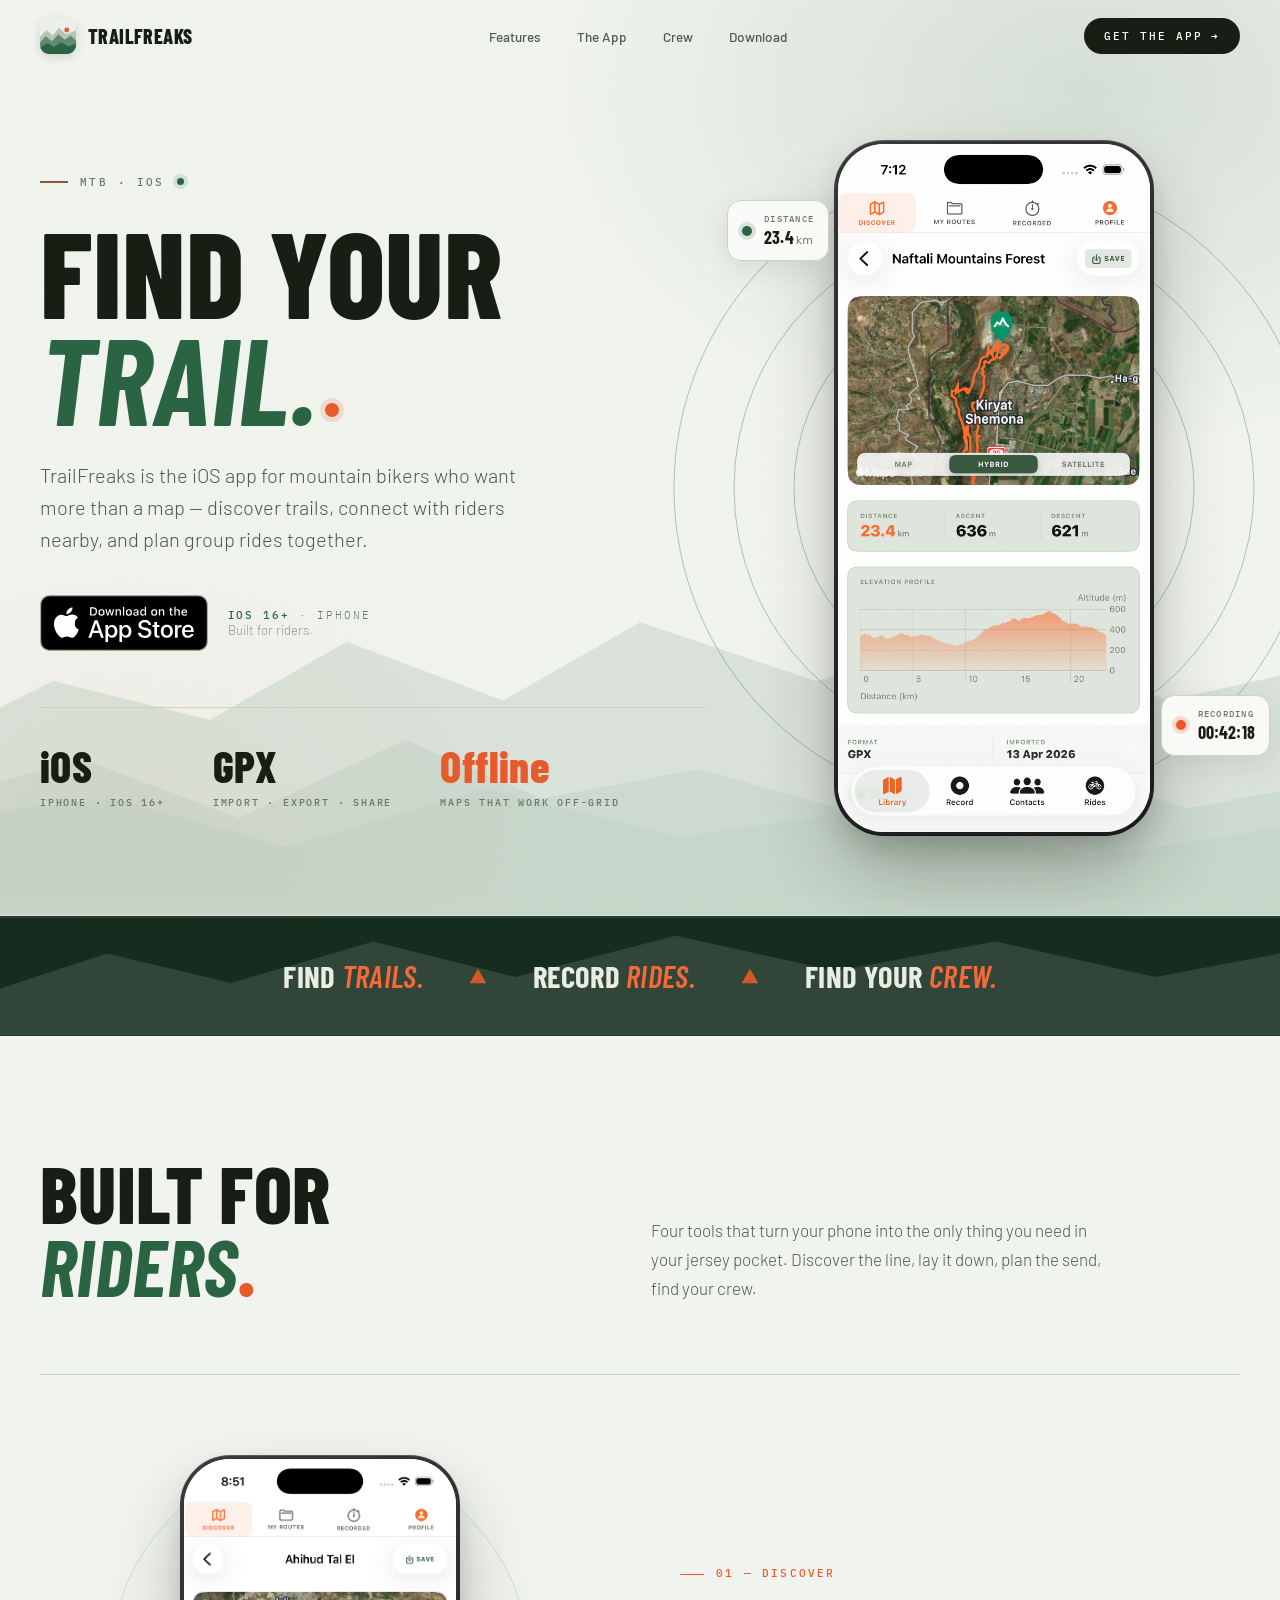
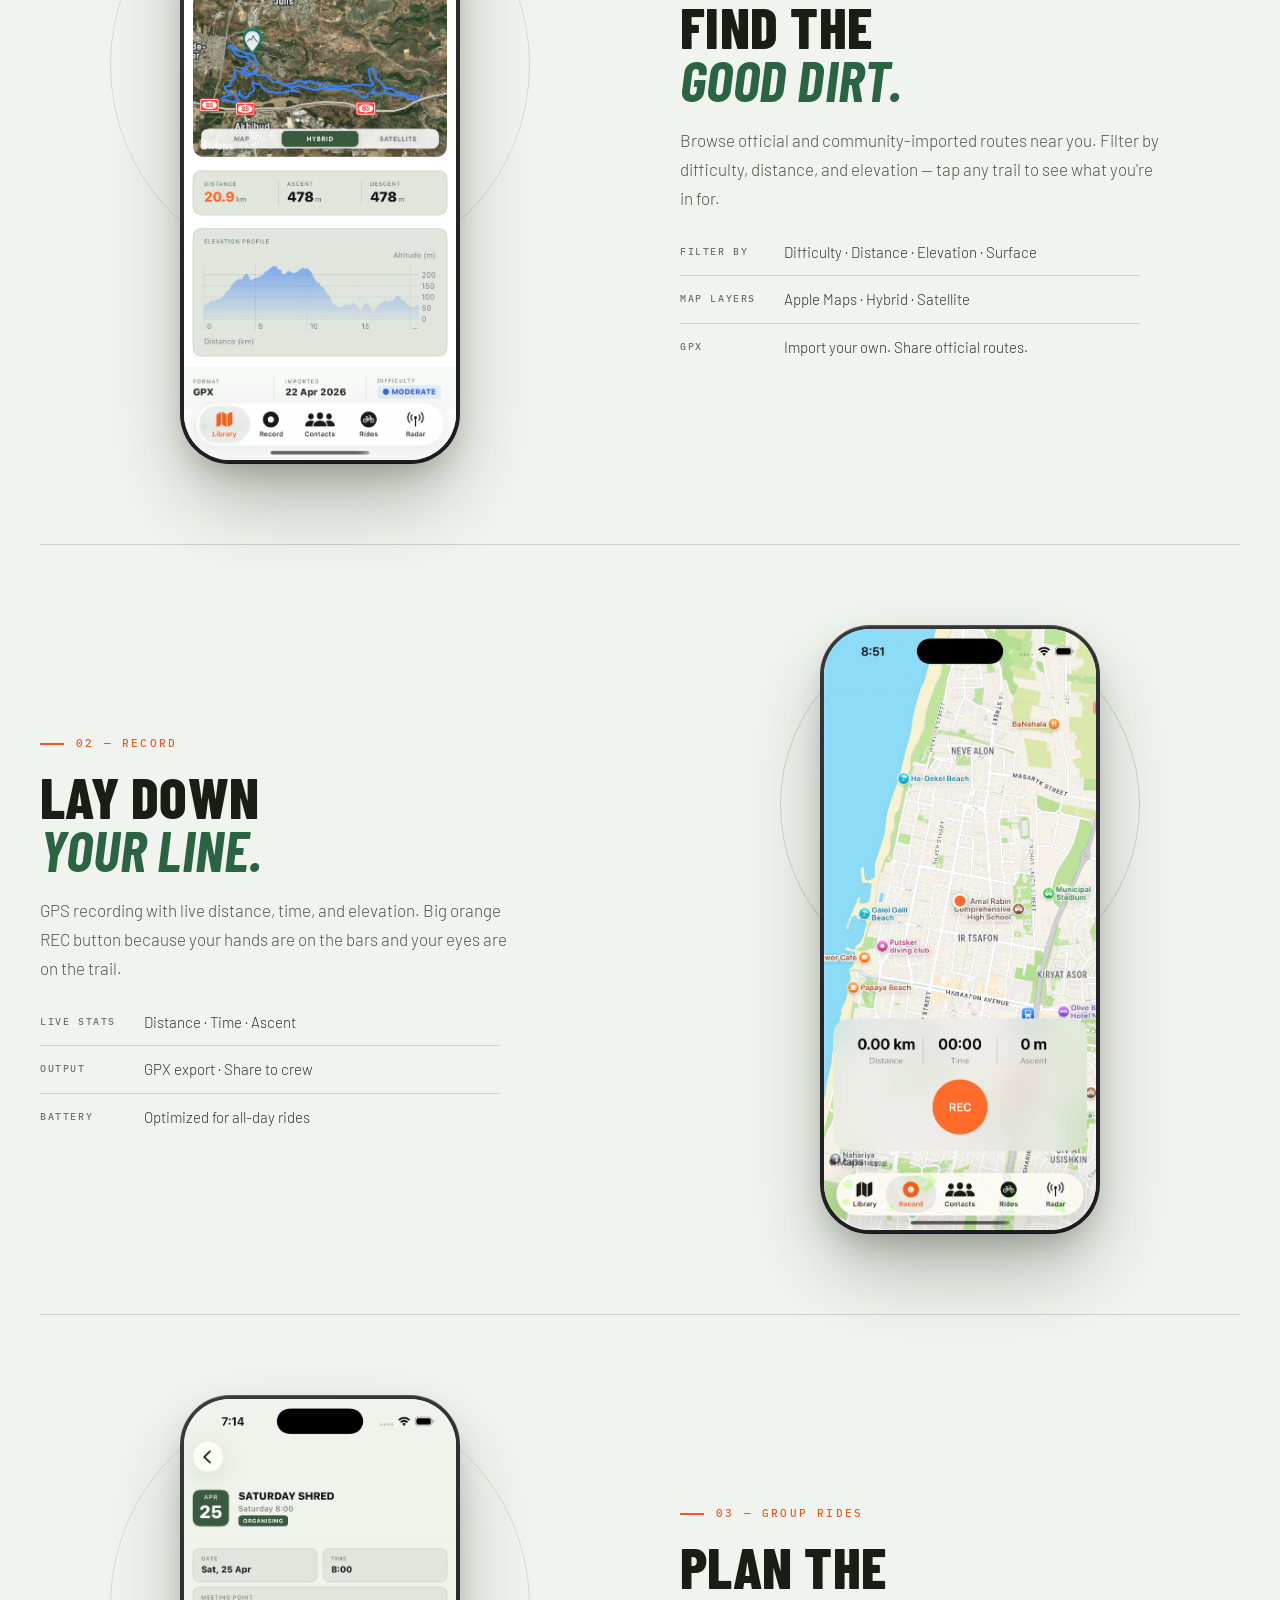
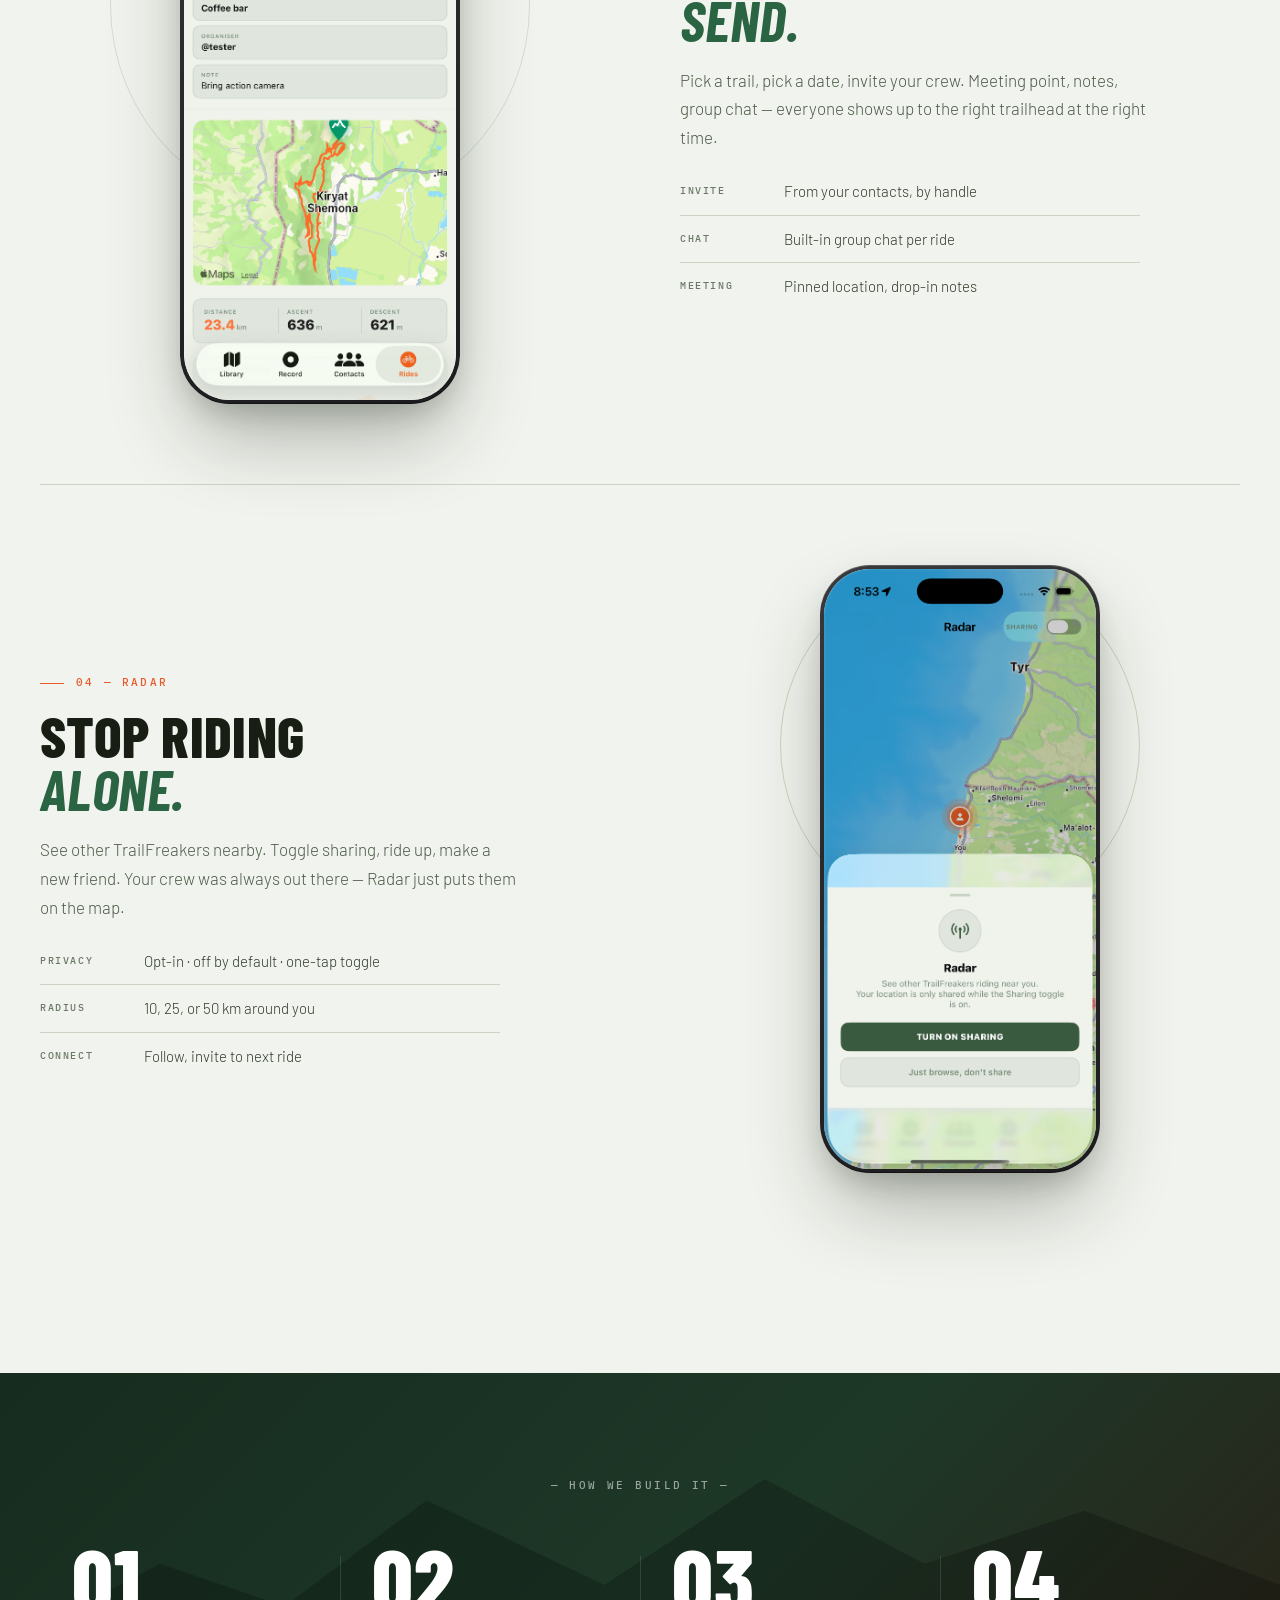
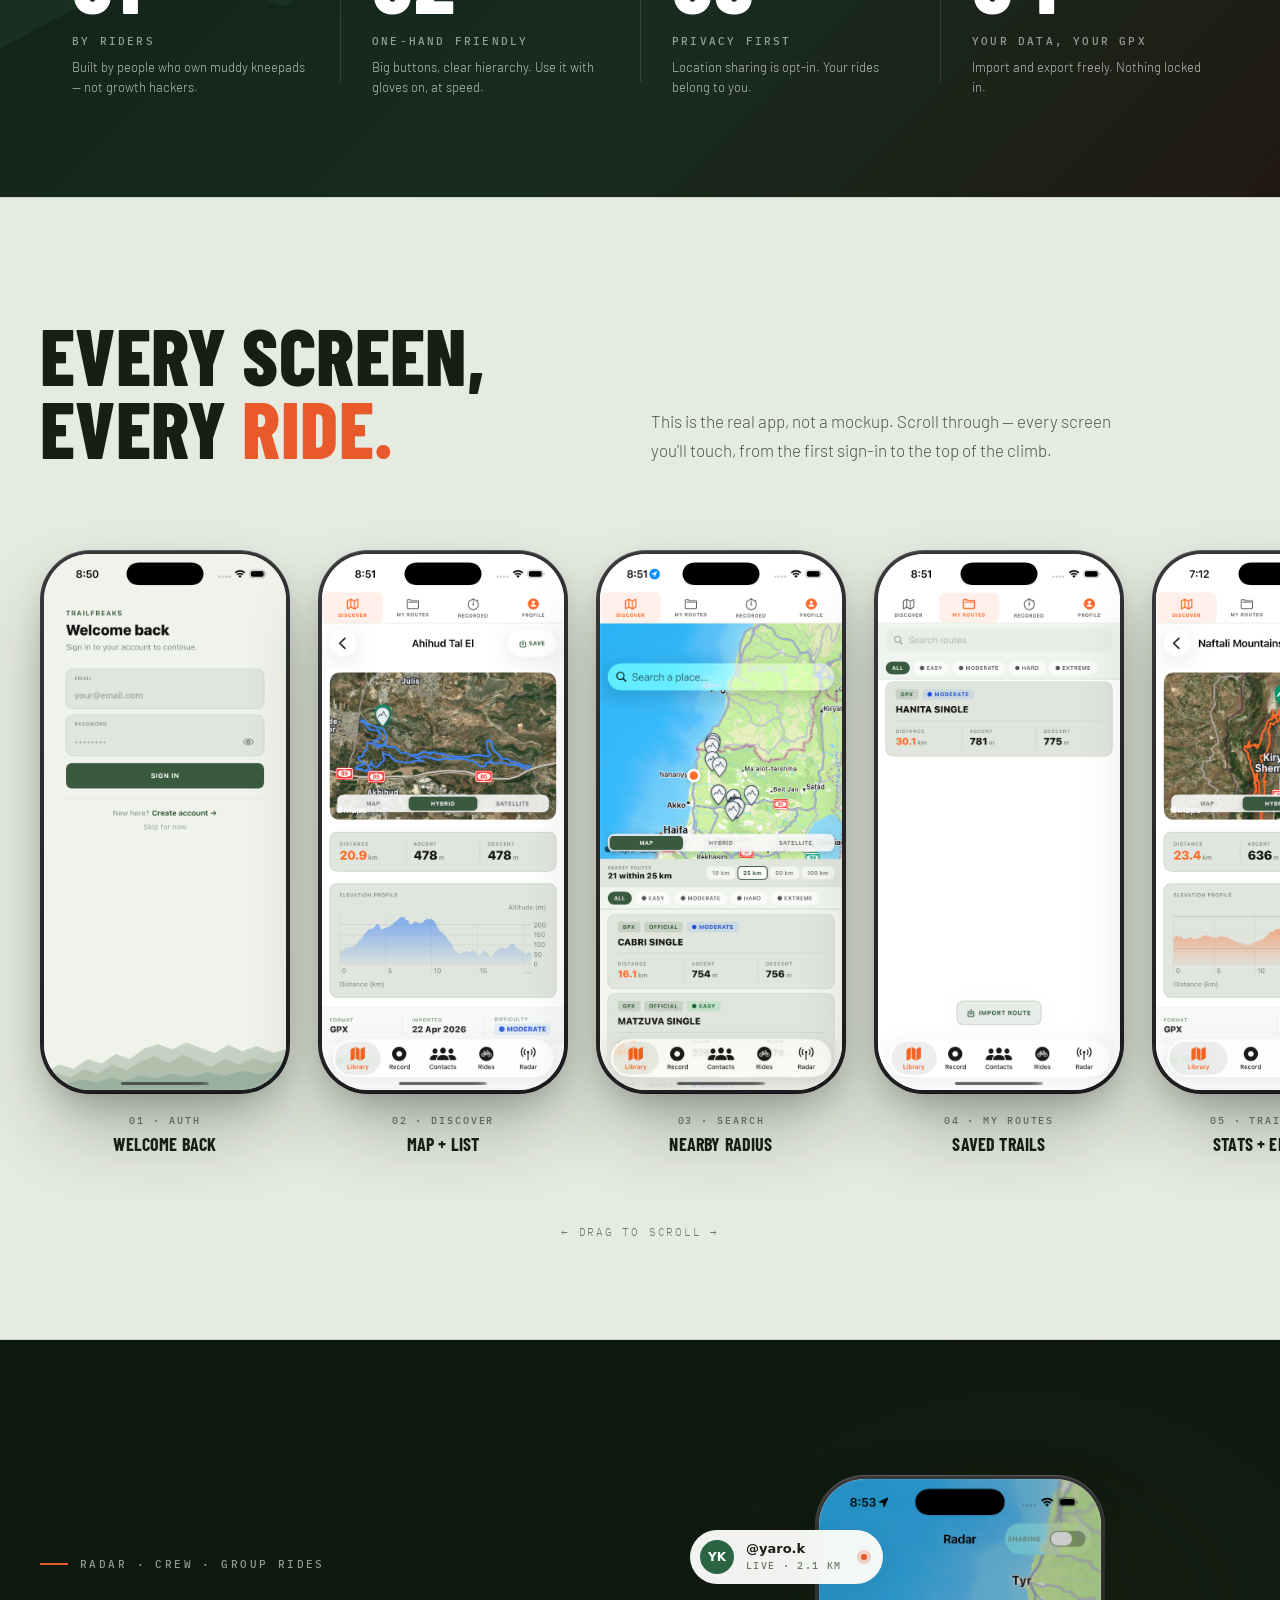
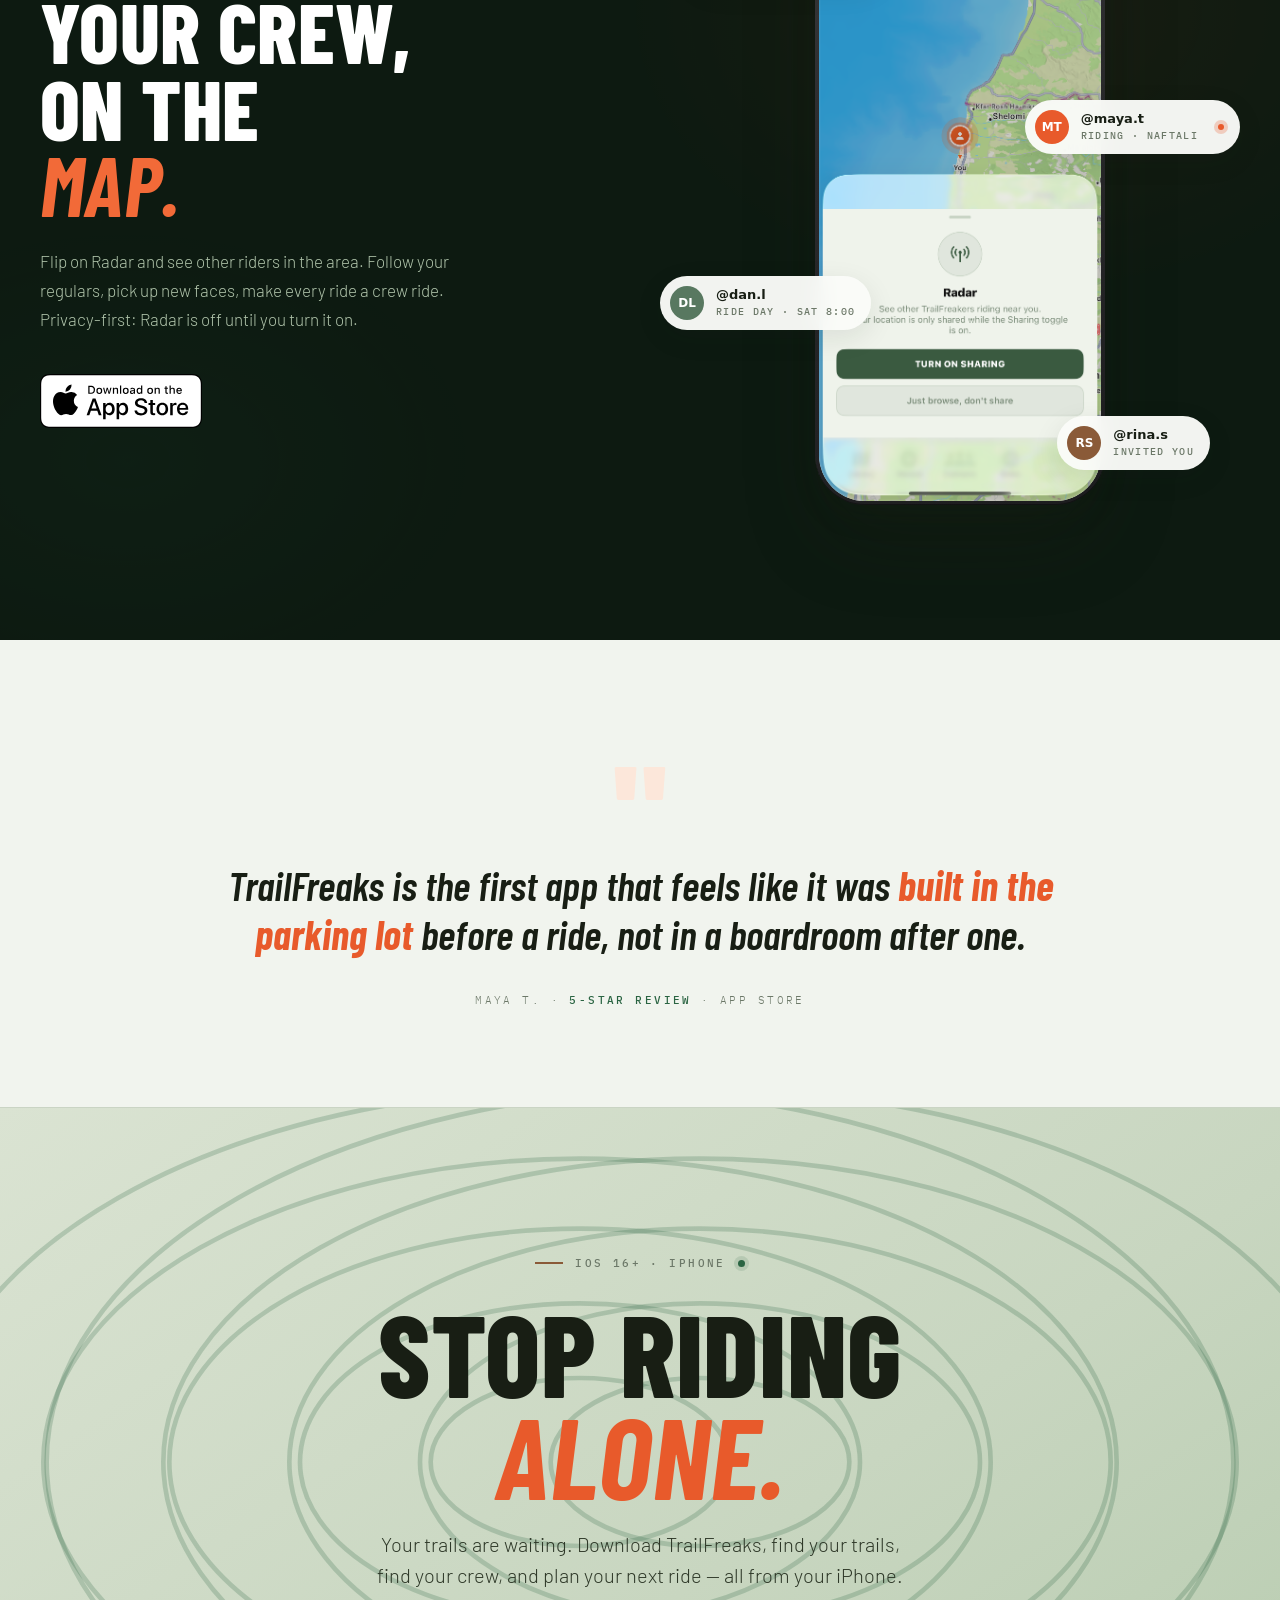
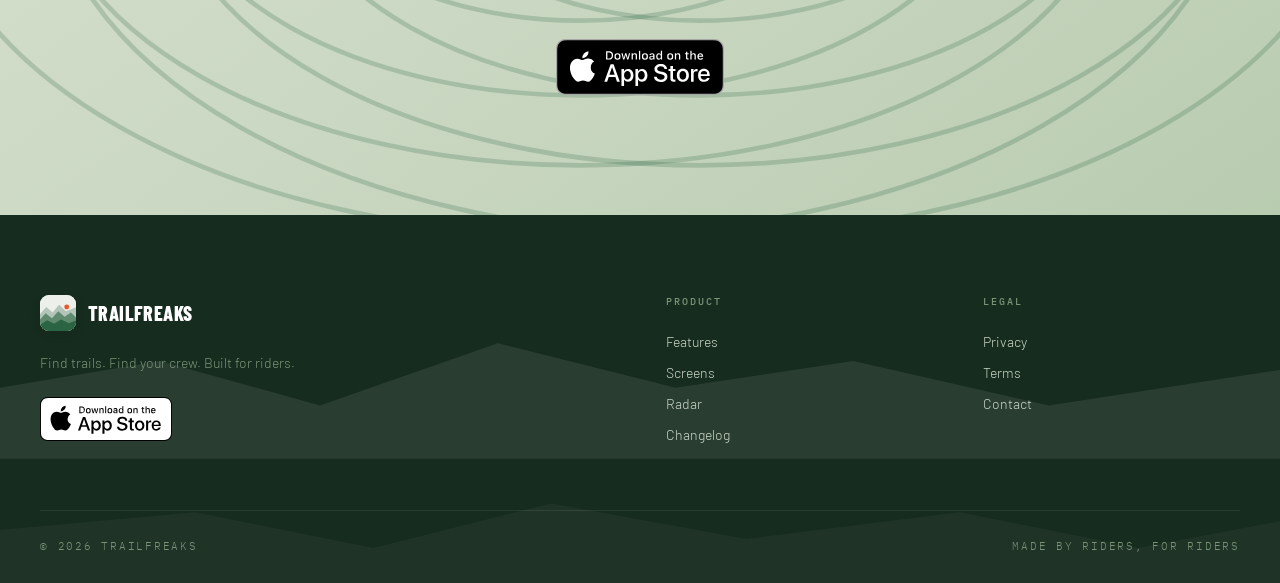
<file: index.html>
<!DOCTYPE html>
<html lang="en">
<head>
<meta charset="UTF-8">
<meta name="viewport" content="width=device-width, initial-scale=1.0">
<title>TrailFreaks — Find Trails. Find Your Crew.</title>
<link rel="preconnect" href="https://fonts.googleapis.com">
<link rel="preconnect" href="https://fonts.gstatic.com" crossorigin>
<link href="https://fonts.googleapis.com/css2?family=Barlow+Condensed:wght@500;600;700;800;900&family=Barlow:wght@300;400;500;600&family=IBM+Plex+Mono:wght@400;500&display=swap" rel="stylesheet">
<link rel="stylesheet" href="styles/colors_and_type.css">
<link rel="icon" type="image/svg+xml" href="assets/logo-mark.svg">
<link rel="apple-touch-icon" href="assets/app-icon.png">
<style>
  *,*::before,*::after{box-sizing:border-box;margin:0;padding:0}
  html{scroll-behavior:smooth}
  body{
    font-family:var(--tf-font-body);font-weight:300;background:var(--tf-bg);color:var(--tf-text);
    overflow-x:hidden;-webkit-font-smoothing:antialiased;
  }
  ::selection{background:var(--tf-orange);color:#fff}
  img{display:block;max-width:100%}
  a{color:inherit}

  /* Grain */
  body::after{
    content:'';position:fixed;inset:0;pointer-events:none;z-index:1;opacity:0.028;mix-blend-mode:multiply;
    background-image:url("data:image/svg+xml;utf8,<svg xmlns='http://www.w3.org/2000/svg' width='220' height='220'><filter id='n'><feTurbulence type='fractalNoise' baseFrequency='0.9' numOctaves='2'/></filter><rect width='100%25' height='100%25' filter='url(%23n)'/></svg>");
  }

  .wrap{max-width:1280px;margin:0 auto;padding:0 40px}
  .wrap-wide{max-width:1440px;margin:0 auto;padding:0 40px}

  /* ═════ REUSABLE iOS FRAME ════════════════════════════
     The screenshots already include status bar + rounded
     corners (iPhone 15 Pro aspect). Frame them as a real
     titanium phone: dark bezel, 1.5px outer border, inner
     glass highlight, subtle lift shadow. */
  .iphone{
    --w: 300px; --h: calc(var(--w) * 2.174);
    width: var(--w); height: var(--h);
    position: relative;
    background: linear-gradient(155deg,#3a3a3d 0%, #2a2a2c 40%, #1c1c1e 100%);
    border-radius: 50px; padding: 4px;
    box-shadow:
      0 40px 80px -10px rgba(24,30,20,0.32),
      0 14px 30px -8px rgba(24,30,20,0.22),
      inset 0 1px 0 rgba(255,255,255,0.18),
      inset 0 -1px 0 rgba(0,0,0,0.4);
    flex-shrink:0;
  }
  .iphone .screen{
    width:100%;height:100%;border-radius:46px;overflow:hidden;
    background:var(--tf-bg-app);position:relative;
  }
  .iphone .screen img{width:100%;height:100%;object-fit:cover;object-position:center top}
  .iphone .screen::after{
    content:'';position:absolute;inset:0;pointer-events:none;border-radius:46px;
    box-shadow:inset 0 0 0 1.5px rgba(255,255,255,0.06);
  }

  /* ═════ NAV ════════════════════════════════════════════ */
  nav{
    position:fixed;top:0;left:0;right:0;z-index:100;height:72px;
    display:flex;align-items:center;justify-content:space-between;
    padding:0 40px;transition:background .35s var(--tf-ease),box-shadow .35s,border-color .35s;
    border-bottom:1px solid transparent;
  }
  nav.scrolled{
    background:rgba(241,244,238,0.86);backdrop-filter:blur(22px) saturate(1.4);
    border-bottom-color:var(--tf-border);
  }
  .brand{display:flex;align-items:center;gap:12px;text-decoration:none;color:var(--tf-text)}
  .brand-mark{
    width:36px;height:36px;border-radius:9px;overflow:hidden;
    display:flex;align-items:center;justify-content:center;
    box-shadow:0 3px 10px rgba(24,30,20,0.14);
    background:#EDEFEA;
  }
  .brand-mark img{width:100%;height:100%;object-fit:cover;display:block}
  .brand-word{font-family:var(--tf-font-display);font-weight:800;font-size:20px;letter-spacing:.02em;text-transform:uppercase}
  .nav-links{display:flex;gap:36px;list-style:none;align-items:center}
  .nav-links a{color:var(--tf-text-mid);text-decoration:none;font-size:13.5px;font-weight:500;transition:color .2s;position:relative}
  .nav-links a::after{content:'';position:absolute;left:0;right:100%;bottom:-4px;height:1.5px;background:var(--tf-green);transition:right .25s var(--tf-ease)}
  .nav-links a:hover{color:var(--tf-green)}
  .nav-links a:hover::after{right:0}
  .nav-cta{
    padding:11px 20px;background:var(--tf-text);color:#fff;border-radius:var(--tf-r-pill);
    font-family:var(--tf-font-mono);font-size:11px;font-weight:500;letter-spacing:.18em;
    text-transform:uppercase;text-decoration:none;transition:all .22s var(--tf-ease);
    display:inline-flex;align-items:center;gap:8px;
  }
  .nav-cta:hover{background:var(--tf-green);transform:translateY(-1px)}
  .nav-cta .arrow{transition:transform .22s}
  .nav-cta:hover .arrow{transform:translateX(3px)}

  /* ═════ HERO ═══════════════════════════════════════════
     Editorial: big word-mark headline on left, ONE phone
     right. Kicker bar, stats row below. Layered ridges. */
  .hero{
    position:relative;padding:140px 0 80px;overflow:hidden;
    background:
      radial-gradient(900px 600px at 85% 10%, rgba(42,100,66,0.14), transparent 60%),
      radial-gradient(700px 500px at 10% 90%, rgba(232,90,43,0.05), transparent 60%),
      var(--tf-bg);
  }
  .hero-ridges{position:absolute;inset:0;pointer-events:none;overflow:hidden}
  .hero-ridges svg{position:absolute;left:-5%;right:-5%;width:110%;bottom:0}
  .hero-ridges .r3{opacity:.11}
  .hero-ridges .r2{opacity:.07}
  .hero-ridges .r1{opacity:.05}

  .hero-inner{position:relative;display:grid;grid-template-columns:1.15fr .85fr;gap:40px;align-items:center;min-height:680px}

  .kicker-row{display:inline-flex;align-items:center;gap:12px;margin-bottom:28px}
  .kicker-bar{width:28px;height:2px;background:var(--tf-earth)}
  .kicker{font-family:var(--tf-font-mono);font-size:11px;letter-spacing:.22em;text-transform:uppercase;color:var(--tf-text-muted);font-weight:500}
  .kicker-dot{width:7px;height:7px;border-radius:50%;background:var(--tf-green);box-shadow:0 0 0 4px rgba(42,100,66,0.14);animation:pulse 2.6s ease-in-out infinite}
  @keyframes pulse{0%,100%{opacity:1}50%{opacity:.4}}

  .hero h1{
    font-family:var(--tf-font-display);font-weight:800;
    font-size:clamp(68px, 9.5vw, 148px);line-height:.88;letter-spacing:.005em;
    text-transform:uppercase;margin-bottom:28px;color:var(--tf-text);
  }
  .hero h1 em{
    font-style:italic;color:var(--tf-green);font-weight:700;display:block;
    position:relative;
  }
  .hero h1 em::after{
    content:'';display:inline-block;width:14px;height:14px;border-radius:50%;
    background:var(--tf-orange);margin-left:8px;vertical-align:8%;
    box-shadow:0 0 0 5px rgba(232,90,43,0.16);
  }
  .hero-sub{
    font-family:var(--tf-font-body);font-weight:300;font-size:20px;line-height:1.6;
    max-width:500px;color:var(--tf-text-mid);margin-bottom:40px;
  }
  .hero-cta{display:flex;gap:20px;align-items:center;flex-wrap:wrap}
  .btn-store{display:block;transition:transform .25s var(--tf-ease),filter .25s}
  .btn-store img{height:56px}
  .btn-store:hover{transform:translateY(-2px);filter:drop-shadow(0 10px 20px rgba(24,30,20,.2))}
  .hero-cta-note{
    font-family:var(--tf-font-mono);font-size:11px;letter-spacing:.18em;
    text-transform:uppercase;color:var(--tf-text-muted);
  }
  .hero-cta-note strong{color:var(--tf-green);font-weight:500}

  .hero-stats{display:flex;gap:48px;margin-top:56px;padding-top:36px;border-top:1px solid var(--tf-border)}
  .hero-stat .num{font-family:var(--tf-font-display);font-weight:800;font-size:44px;line-height:1;color:var(--tf-text);letter-spacing:.01em}
  .hero-stat .num em{color:var(--tf-orange);font-style:normal}
  .hero-stat .num sup{font-family:var(--tf-font-app);font-weight:500;font-size:18px;color:var(--tf-text-muted);vertical-align:super;margin-left:1px}
  .hero-stat .lbl{font-family:var(--tf-font-mono);font-size:10px;letter-spacing:.18em;text-transform:uppercase;color:var(--tf-text-muted);margin-top:8px;font-weight:500}

  .hero-phone-wrap{position:relative;display:flex;justify-content:center;align-items:center}
  .hero-phone-wrap .iphone{--w:320px}
  /* Decorative contour rings behind phone */
  .hero-contours{position:absolute;width:680px;height:680px;top:50%;left:50%;transform:translate(-50%,-50%);pointer-events:none;opacity:.35}
  .hero-contours svg{width:100%;height:100%}

  /* Floating card */
  .floater{
    position:absolute;background:rgba(250,251,248,0.97);backdrop-filter:blur(12px);
    border:1px solid var(--tf-border);border-radius:14px;padding:12px 14px;
    box-shadow:var(--tf-shadow-md);display:flex;align-items:center;gap:12px;z-index:4;
  }
  .floater-1{top:60px;left:-20px;animation:floatY 5.5s ease-in-out infinite}
  .floater-2{bottom:80px;right:-30px;animation:floatY 6.5s ease-in-out infinite -2s}
  @keyframes floatY{0%,100%{transform:translateY(0)}50%{transform:translateY(-10px)}}
  .floater .dot{width:10px;height:10px;border-radius:50%;background:var(--tf-orange);box-shadow:0 0 0 4px rgba(232,90,43,.2);animation:pulse 2s ease-in-out infinite}
  .floater .dot.g{background:var(--tf-green);box-shadow:0 0 0 4px rgba(42,100,66,.16)}
  .floater .k{font-family:var(--tf-font-mono);font-size:9px;letter-spacing:.14em;text-transform:uppercase;color:var(--tf-text-muted);font-weight:500}
  .floater .v{font-family:var(--tf-font-display);font-weight:700;font-size:18px;color:var(--tf-text);margin-top:2px;letter-spacing:.01em}
  .floater .v span{font-family:var(--tf-font-app);font-weight:500;font-size:11px;color:var(--tf-text-muted);margin-left:2px}

  /* ═════ ETHOS BAND ════════════════════════════════════ */
  .ethos{
    background:var(--tf-forest);color:#E8EFE2;padding:44px 0;position:relative;
    border-top:1px solid rgba(255,255,255,.06);border-bottom:1px solid rgba(255,255,255,.06);
    overflow:hidden;
  }
  .ethos::before{
    content:'';position:absolute;inset:0;opacity:.12;pointer-events:none;
    background-image:url("data:image/svg+xml;utf8,<svg xmlns='http://www.w3.org/2000/svg' viewBox='0 0 1440 100' preserveAspectRatio='none'><path d='M0,100 L0,60 L120,30 L260,55 L420,20 L580,50 L760,15 L940,45 L1120,20 L1300,50 L1440,30 L1440,100 Z' fill='%23ffffff'/></svg>");
    background-size:cover;background-position:center bottom;
  }
  .ethos-row{
    position:relative;display:flex;align-items:center;justify-content:center;gap:44px;flex-wrap:wrap;
  }
  .ethos-item{
    font-family:var(--tf-font-display);font-weight:700;font-size:clamp(22px,2.4vw,34px);
    text-transform:uppercase;letter-spacing:.01em;line-height:1;
  }
  .ethos-item em{font-style:italic;color:var(--tf-orange-hot);font-weight:600}
  .ethos-sep{
    width:22px;height:22px;flex-shrink:0;opacity:.9;
    display:flex;align-items:center;justify-content:center;
  }
  .ethos-sep svg{width:100%;height:100%}

  /* ═════ SECTION — "BUILT FOR RIDERS" ══════════════════ */
  section{position:relative}
  .sect-head{display:grid;grid-template-columns:.9fr 1fr;gap:80px;align-items:end;margin-bottom:72px}
  .sect-head h2{
    font-family:var(--tf-font-display);font-weight:800;
    font-size:clamp(48px, 6.2vw, 96px);line-height:.92;letter-spacing:.005em;
    text-transform:uppercase;
  }
  .sect-head h2 em{color:var(--tf-orange);font-style:normal}
  .sect-head h2 .g{color:var(--tf-green);font-style:italic;font-weight:700}
  .sect-head p{font-size:17px;line-height:1.7;color:var(--tf-text-mid);max-width:460px}

  .features{padding:120px 0}

  /* Feature row = screenshot | text, alternating */
  .feat-row{
    display:grid;grid-template-columns:1fr 1fr;gap:80px;align-items:center;
    padding:80px 0;border-top:1px solid var(--tf-border);
  }
  .feat-row:first-of-type{border-top:none;padding-top:0}
  .feat-row.reverse .feat-visual{order:2}
  .feat-visual{display:flex;justify-content:center;position:relative}
  .feat-visual .iphone{--w:280px}

  .feat-num{
    display:inline-block;font-family:var(--tf-font-mono);font-size:11px;letter-spacing:.2em;
    text-transform:uppercase;color:var(--tf-orange);font-weight:500;margin-bottom:20px;
  }
  .feat-num::before{content:'';display:inline-block;width:24px;height:1.5px;background:var(--tf-orange);vertical-align:middle;margin-right:12px}
  .feat-t{
    font-family:var(--tf-font-display);font-weight:800;font-size:clamp(40px, 4.5vw, 64px);
    line-height:.92;letter-spacing:.005em;text-transform:uppercase;margin-bottom:20px;
  }
  .feat-t em{color:var(--tf-green);font-style:italic;font-weight:700;display:inline}
  .feat-p{font-size:17px;line-height:1.7;color:var(--tf-text-mid);max-width:480px;margin-bottom:24px}
  .feat-list{list-style:none;display:flex;flex-direction:column;gap:12px;margin-top:28px;max-width:460px}
  .feat-list li{
    display:flex;gap:14px;align-items:flex-start;
    font-size:15px;line-height:1.5;color:var(--tf-text-dim);padding-top:12px;border-top:1px solid var(--tf-border);
  }
  .feat-list li:first-child{border-top:none;padding-top:0}
  .feat-list .k{font-family:var(--tf-font-mono);font-size:10px;letter-spacing:.16em;text-transform:uppercase;color:var(--tf-text-muted);min-width:90px;padding-top:3px;flex-shrink:0;font-weight:500}

  /* Decorative ring behind feat phones */
  .feat-ring{position:absolute;width:360px;height:360px;border-radius:50%;border:1px solid var(--tf-border);z-index:-1}
  .feat-ring.g{border-color:rgba(42,100,66,0.16);width:420px;height:420px}

  /* ═════ STATS DARK BAND ═══════════════════════════════ */
  .stats{
    background:linear-gradient(135deg,#162C1E 0%, #1E3828 55%, #2A2016 100%);
    color:#fff;padding:100px 0;position:relative;overflow:hidden;
  }
  .stats::before{
    content:'';position:absolute;inset:0;opacity:.22;
    background-image:url("data:image/svg+xml;utf8,<svg xmlns='http://www.w3.org/2000/svg' viewBox='0 0 1440 400' preserveAspectRatio='none'><path d='M0,260 L180,180 L320,220 L480,120 L680,200 L860,100 L1040,180 L1220,130 L1440,200 L1440,400 L0,400 Z' fill='%23000'/><path d='M0,320 L160,260 L340,290 L520,220 L700,270 L880,210 L1060,260 L1220,200 L1440,250 L1440,400 L0,400 Z' fill='%23000' opacity='0.4'/></svg>");
    background-size:cover;background-position:center;
  }
  .stats-kicker{text-align:center;margin-bottom:48px;position:relative}
  .stats-kicker .k{font-family:var(--tf-font-mono);font-size:11px;letter-spacing:.22em;text-transform:uppercase;color:rgba(255,255,255,.55);font-weight:500}
  .stats-grid{position:relative;display:grid;grid-template-columns:repeat(4,1fr);gap:0}
  .stat-big{padding:0 32px;position:relative}
  .stat-big + .stat-big::before{content:'';position:absolute;left:0;top:10%;bottom:10%;width:1px;background:rgba(255,255,255,.12)}
  .stat-big .n{font-family:var(--tf-font-display);font-weight:800;font-size:clamp(60px, 7vw, 92px);line-height:.85;letter-spacing:.01em}
  .stat-big .n em{color:var(--tf-orange-hot);font-style:normal}
  .stat-big .n sub{font-size:.5em;color:rgba(255,255,255,.45);font-weight:500;vertical-align:baseline}
  .stat-big .l{font-family:var(--tf-font-mono);font-size:11px;letter-spacing:.2em;text-transform:uppercase;color:rgba(255,255,255,.55);margin-top:18px;font-weight:500}
  .stat-big .sub{font-family:var(--tf-font-body);font-size:13px;line-height:1.5;color:rgba(255,255,255,.7);margin-top:10px;font-weight:300}

  /* ═════ GALLERY ═══════════════════════════════════════
     Horizontal rail of real phones. */
  .gallery{padding:120px 0 100px;background:var(--tf-bg-2);border-top:1px solid var(--tf-border);border-bottom:1px solid var(--tf-border)}
  .gallery .wrap .sect-head{margin-bottom:56px}
  .gallery-rail{
    display:flex;gap:28px;overflow-x:auto;padding:30px 40px 50px;scroll-snap-type:x mandatory;
    scrollbar-width:none;
  }
  .gallery-rail::-webkit-scrollbar{display:none}
  .g-item{flex:0 0 auto;scroll-snap-align:center;display:flex;flex-direction:column;align-items:center;gap:20px}
  .g-item .iphone{--w:250px}
  .g-meta{text-align:center;max-width:250px}
  .g-meta .k{font-family:var(--tf-font-mono);font-size:9.5px;letter-spacing:.2em;text-transform:uppercase;color:var(--tf-text-muted);font-weight:500;margin-bottom:6px}
  .g-meta .t{font-family:var(--tf-font-display);font-weight:700;font-size:18px;letter-spacing:.01em;text-transform:uppercase;color:var(--tf-text)}
  .gallery-hint{display:flex;justify-content:center;align-items:center;gap:12px;margin-top:20px;color:var(--tf-text-muted);font-family:var(--tf-font-mono);font-size:11px;letter-spacing:.16em;text-transform:uppercase}

  /* ═════ CREW / RADAR — dark scene ═════════════════════ */
  .crew{padding:130px 0;background:#0D1A11;color:#E8EFE2;position:relative;overflow:hidden}
  .crew::before{
    content:'';position:absolute;inset:0;opacity:.3;
    background:radial-gradient(700px 500px at 80% 30%, rgba(232,90,43,0.18), transparent 60%),
               radial-gradient(600px 400px at 10% 80%, rgba(42,100,66,0.22), transparent 60%);
  }
  .crew-grid{position:relative;display:grid;grid-template-columns:1fr 1fr;gap:80px;align-items:center}
  .crew-text h2{
    font-family:var(--tf-font-display);font-weight:800;font-size:clamp(52px, 6.5vw, 92px);
    line-height:.92;text-transform:uppercase;letter-spacing:.005em;color:#fff;margin-bottom:24px;
  }
  .crew-text h2 em{color:var(--tf-orange-hot);font-style:italic;font-weight:700}
  .crew-text p{font-size:17px;line-height:1.7;color:#B0C4AB;max-width:460px;margin-bottom:40px}
  .crew-kicker{margin-bottom:22px}
  .crew-kicker .kicker{color:rgba(255,255,255,.55)}
  .crew-kicker .kicker-bar{background:var(--tf-orange)}

  .crew-visual{position:relative;height:640px;display:flex;justify-content:center;align-items:center}
  .crew-visual .iphone{--w:290px}
  /* Radar pulse rings */
  .radar-ring{position:absolute;top:50%;left:50%;border-radius:50%;border:1px solid rgba(232,90,43,0.3);transform:translate(-50%,-50%);animation:radar 3s ease-out infinite}
  .radar-ring:nth-child(2){animation-delay:-1s}
  .radar-ring:nth-child(3){animation-delay:-2s}
  @keyframes radar{0%{width:120px;height:120px;opacity:1}100%{width:720px;height:720px;opacity:0}}
  /* Rider pills */
  .rider{
    position:absolute;display:flex;align-items:center;gap:12px;padding:10px 16px 10px 10px;
    background:rgba(250,251,248,0.97);backdrop-filter:blur(10px);
    border-radius:var(--tf-r-pill);box-shadow:var(--tf-shadow-md);
    animation:floatR 6s ease-in-out infinite;z-index:3;
  }
  .rider .av{width:34px;height:34px;border-radius:50%;display:flex;align-items:center;justify-content:center;color:#fff;font-family:var(--tf-font-app);font-weight:700;font-size:12px;flex-shrink:0}
  .rider .n{font-family:var(--tf-font-app);font-weight:700;font-size:13px;color:var(--tf-text);line-height:1.1}
  .rider .m{font-family:var(--tf-font-mono);font-size:9.5px;letter-spacing:.14em;text-transform:uppercase;color:var(--tf-text-muted);margin-top:3px;font-weight:500}
  .rider .live{width:6px;height:6px;border-radius:50%;background:var(--tf-orange);margin-left:8px;box-shadow:0 0 0 4px rgba(232,90,43,0.25);animation:pulse 1.8s ease-in-out infinite}
  .rider-1{top:60px;left:10px}
  .rider-2{top:230px;right:0;animation-delay:-1.5s}
  .rider-3{bottom:180px;left:-20px;animation-delay:-3s}
  .rider-4{bottom:40px;right:30px;animation-delay:-2.2s}
  @keyframes floatR{0%,100%{transform:translateY(0)}50%{transform:translateY(-8px)}}

  /* ═════ TESTIMONIAL / QUOTE BAND ══════════════════════ */
  .quote{padding:100px 0;background:var(--tf-bg);text-align:center;position:relative;overflow:hidden}
  .quote-mark{font-family:var(--tf-font-display);font-size:140px;line-height:1;color:var(--tf-orange-pale);margin-bottom:-20px;font-weight:800}
  .quote blockquote{
    font-family:var(--tf-font-display);font-weight:600;font-style:italic;
    font-size:clamp(26px, 3.2vw, 44px);line-height:1.2;
    color:var(--tf-text);max-width:880px;margin:0 auto 30px;
  }
  .quote blockquote em{color:var(--tf-orange);font-style:italic;font-weight:700}
  .quote cite{font-family:var(--tf-font-mono);font-size:11px;letter-spacing:.22em;text-transform:uppercase;color:var(--tf-text-muted);font-style:normal}
  .quote cite strong{color:var(--tf-green);font-weight:500}

  /* ═════ DOWNLOAD CTA ══════════════════════════════════ */
  .download{
    padding:140px 0 120px;background:linear-gradient(145deg,#DAE3D2 0%, #C8D6C0 60%, #B8CCB0 100%);
    position:relative;overflow:hidden;text-align:center;border-top:1px solid var(--tf-border);
  }
  .download h2{
    font-family:var(--tf-font-display);font-weight:800;font-size:clamp(64px, 9vw, 148px);
    line-height:.88;letter-spacing:.005em;text-transform:uppercase;margin-bottom:24px;position:relative;z-index:2;
  }
  .download h2 em{color:var(--tf-orange);font-style:italic;font-weight:700}
  .download p{font-size:20px;line-height:1.55;color:var(--tf-text-dim);max-width:540px;margin:0 auto 48px;position:relative;z-index:2}
  .download-cta{display:flex;gap:20px;justify-content:center;flex-wrap:wrap;position:relative;z-index:2}
  .download .kicker-row{display:inline-flex;margin-bottom:32px;justify-content:center}
  .dl-contour{position:absolute;top:50%;transform:translateY(-50%);pointer-events:none;opacity:.22}
  .dl-contour.l{left:-120px}.dl-contour.r{right:-120px}
  .dl-contour svg{width:540px;height:540px}

  /* ═════ FOOTER ════════════════════════════════════════ */
  footer{background:var(--tf-forest);color:#B0C4AB;padding:80px 0 30px;position:relative;overflow:hidden}
  .foot-ridges{position:absolute;left:0;right:0;bottom:0;pointer-events:none;opacity:.08}
  .foot-ridges svg{width:100%;display:block}
  .foot-grid{position:relative;display:grid;grid-template-columns:2.2fr 1fr 1fr;gap:60px;margin-bottom:60px}
  .foot-brand .brand-word{color:#fff}
  .foot-brand .brand-mark{background:#EDEFEA}
  .foot-brand p{font-size:14px;line-height:1.7;color:#7A9478;margin-top:20px;max-width:340px}
  .foot-badge{margin-top:22px;display:inline-block}
  .foot-badge img{height:44px}
  .foot-col h4{font-family:var(--tf-font-mono);font-size:10px;letter-spacing:.2em;text-transform:uppercase;color:#7A9478;margin-bottom:18px;font-weight:500}
  .foot-col a{display:block;color:#CCD8C8;text-decoration:none;font-size:14px;padding:7px 0;transition:color .2s}
  .foot-col a:hover{color:var(--tf-orange-hot)}
  .foot-bottom{position:relative;border-top:1px solid rgba(255,255,255,.08);padding-top:28px;display:flex;justify-content:space-between;flex-wrap:wrap;gap:12px;font-family:var(--tf-font-mono);font-size:11px;letter-spacing:.16em;text-transform:uppercase;color:#7A9478}

  /* ═════ RESPONSIVE ════════════════════════════════════ */
  @media (max-width: 960px){
    .hero{padding:110px 0 60px}
    .hero-inner{grid-template-columns:1fr;gap:60px;min-height:auto}
    .hero-phone-wrap{order:2}
    .nav-links{display:none}
    .sect-head{grid-template-columns:1fr;gap:24px}
    .feat-row{grid-template-columns:1fr;gap:48px;padding:60px 0}
    .feat-row.reverse .feat-visual{order:0}
    .stats-grid{grid-template-columns:1fr 1fr;gap:40px 0}
    .stat-big:nth-child(3)::before{display:none}
    .crew-grid{grid-template-columns:1fr;gap:60px}
    .foot-grid{grid-template-columns:1fr 1fr;gap:40px}
    .hero-stats{flex-wrap:wrap;gap:28px}
  }
</style>
</head>
<body>

<!-- ═════ NAV ═════ -->
<nav id="nav">
  <a href="#" class="brand">
    <span class="brand-mark">
      <img src="assets/logo-mark.svg" alt="TrailFreaks logo">
    </span>
    <span class="brand-word">TrailFreaks</span>
  </a>
  <ul class="nav-links">
    <li><a href="#features">Features</a></li>
    <li><a href="#gallery">The App</a></li>
    <li><a href="#crew">Crew</a></li>
    <li><a href="#download">Download</a></li>
  </ul>
  <a href="#download" class="nav-cta">Get the App <span class="arrow">→</span></a>
</nav>

<!-- ═════ HERO ═════ -->
<section class="hero">
  <div class="hero-ridges">
    <svg class="r3" viewBox="0 0 1440 380" preserveAspectRatio="none"><path d="M0,380 L0,200 L120,140 L280,180 L420,100 L580,160 L720,80 L900,140 L1080,90 L1260,160 L1440,120 L1440,380 Z" fill="#2A6442"/></svg>
    <svg class="r2" viewBox="0 0 1440 280" preserveAspectRatio="none"><path d="M0,280 L0,160 L150,120 L310,180 L480,100 L620,160 L780,130 L960,180 L1120,120 L1280,170 L1440,140 L1440,280 Z" fill="#3A8056"/></svg>
    <svg class="r1" viewBox="0 0 1440 200" preserveAspectRatio="none"><path d="M0,200 L0,100 L180,80 L360,130 L560,70 L760,120 L960,90 L1180,140 L1440,100 L1440,200 Z" fill="#5EA070"/></svg>
  </div>

  <div class="wrap hero-inner">
    <div class="hero-text">
      <div class="kicker-row">
        <span class="kicker-bar"></span>
        <span class="kicker">MTB · iOS</span>
        <span class="kicker-dot"></span>
      </div>
      <h1>Find your<br><em>trail.</em></h1>
      <p class="hero-sub">TrailFreaks is the iOS app for mountain bikers who want more than a map — discover trails, connect with riders nearby, and plan group rides together.</p>
      <div class="hero-cta">
        <a href="https://apps.apple.com/il/app/trailfreaks/id6762764040" class="btn-store" target="_blank" rel="noopener">
          <img src="assets/app-store-black.svg" alt="Download on the App Store">
        </a>
        <div class="hero-cta-note">
          <strong>iOS 16+</strong> · iPhone<br>
          <span style="font-family:var(--tf-font-body);font-size:13px;letter-spacing:0;text-transform:none;color:var(--tf-text-light);font-weight:300">Built for riders.</span>
        </div>
      </div>
      <div class="hero-stats">
        <div class="hero-stat">
          <div class="num">iOS</div>
          <div class="lbl">iPhone · iOS 16+</div>
        </div>
        <div class="hero-stat">
          <div class="num">GPX</div>
          <div class="lbl">Import · Export · Share</div>
        </div>
        <div class="hero-stat">
          <div class="num"><em>Offline</em></div>
          <div class="lbl">Maps that work off-grid</div>
        </div>
      </div>
    </div>

    <div class="hero-phone-wrap">
      <div class="hero-contours">
        <svg viewBox="0 0 680 680"><g fill="none" stroke="#2A6442" stroke-width="1"><circle cx="340" cy="340" r="320"/><circle cx="340" cy="340" r="260"/><circle cx="340" cy="340" r="200"/><circle cx="340" cy="340" r="140"/></g></svg>
      </div>
      <div class="iphone">
        <div class="screen"><img src="assets/screenshots/rout_details.png" alt="TrailFreaks trail detail"></div>
      </div>
      <div class="floater floater-1">
        <div class="dot g"></div>
        <div>
          <div class="k">Distance</div>
          <div class="v">23.4<span>km</span></div>
        </div>
      </div>
      <div class="floater floater-2">
        <div class="dot"></div>
        <div>
          <div class="k">Recording</div>
          <div class="v">00:42:18</div>
        </div>
      </div>
    </div>
  </div>
</section>

<!-- ═════ ETHOS BAND ═════ -->
<div class="ethos">
  <div class="wrap ethos-row">
    <div class="ethos-item">Find <em>trails.</em></div>
    <div class="ethos-sep" aria-hidden="true">
      <svg viewBox="0 0 24 24" fill="none"><path d="M12 4 L21 20 L3 20 Z" fill="#E85A2B"/></svg>
    </div>
    <div class="ethos-item">Record <em>rides.</em></div>
    <div class="ethos-sep" aria-hidden="true">
      <svg viewBox="0 0 24 24" fill="none"><path d="M12 4 L21 20 L3 20 Z" fill="#E85A2B"/></svg>
    </div>
    <div class="ethos-item">Find your <em>crew.</em></div>
  </div>
</div>

<!-- ═════ FEATURES ═════ -->
<section class="features" id="features">
  <div class="wrap">
    <div class="sect-head">
      <h2>Built for<br><span class="g">riders</span><em>.</em></h2>
      <p>Four tools that turn your phone into the only thing you need in your jersey pocket. Discover the line, lay it down, plan the send, find your crew.</p>
    </div>

    <!-- DISCOVER -->
    <div class="feat-row">
      <div class="feat-visual">
        <div class="feat-ring g"></div>
        <div class="iphone"><div class="screen"><img src="assets/screenshots/discover_routs.png" alt="Discover routes"></div></div>
      </div>
      <div class="feat-text">
        <div class="feat-num">01 — Discover</div>
        <div class="feat-t">Find the<br><em>good dirt.</em></div>
        <p class="feat-p">Browse official and community-imported routes near you. Filter by difficulty, distance, and elevation — tap any trail to see what you're in for.</p>
        <ul class="feat-list">
          <li><span class="k">Filter by</span><span>Difficulty · Distance · Elevation · Surface</span></li>
          <li><span class="k">Map layers</span><span>Apple Maps · Hybrid · Satellite</span></li>
          <li><span class="k">GPX</span><span>Import your own. Share official routes.</span></li>
        </ul>
      </div>
    </div>

    <!-- RECORD -->
    <div class="feat-row reverse">
      <div class="feat-visual">
        <div class="feat-ring"></div>
        <div class="iphone"><div class="screen"><img src="assets/screenshots/record_ride.png" alt="Record ride"></div></div>
      </div>
      <div class="feat-text">
        <div class="feat-num">02 — Record</div>
        <div class="feat-t">Lay down<br><em>your line.</em></div>
        <p class="feat-p">GPS recording with live distance, time, and elevation. Big orange REC button because your hands are on the bars and your eyes are on the trail.</p>
        <ul class="feat-list">
          <li><span class="k">Live stats</span><span>Distance · Time · Ascent</span></li>
          <li><span class="k">Output</span><span>GPX export · Share to crew</span></li>
          <li><span class="k">Battery</span><span>Optimized for all-day rides</span></li>
        </ul>
      </div>
    </div>

    <!-- GROUP RIDES -->
    <div class="feat-row">
      <div class="feat-visual">
        <div class="feat-ring g"></div>
        <div class="iphone"><div class="screen"><img src="assets/screenshots/schedual_ride.png" alt="Schedule ride"></div></div>
      </div>
      <div class="feat-text">
        <div class="feat-num">03 — Group Rides</div>
        <div class="feat-t">Plan the<br><em>send.</em></div>
        <p class="feat-p">Pick a trail, pick a date, invite your crew. Meeting point, notes, group chat — everyone shows up to the right trailhead at the right time.</p>
        <ul class="feat-list">
          <li><span class="k">Invite</span><span>From your contacts, by handle</span></li>
          <li><span class="k">Chat</span><span>Built-in group chat per ride</span></li>
          <li><span class="k">Meeting</span><span>Pinned location, drop-in notes</span></li>
        </ul>
      </div>
    </div>

    <!-- RADAR -->
    <div class="feat-row reverse">
      <div class="feat-visual">
        <div class="feat-ring"></div>
        <div class="iphone"><div class="screen"><img src="assets/screenshots/radar.png" alt="Radar"></div></div>
      </div>
      <div class="feat-text">
        <div class="feat-num">04 — Radar</div>
        <div class="feat-t">Stop riding<br><em>alone.</em></div>
        <p class="feat-p">See other TrailFreakers nearby. Toggle sharing, ride up, make a new friend. Your crew was always out there — Radar just puts them on the map.</p>
        <ul class="feat-list">
          <li><span class="k">Privacy</span><span>Opt-in · off by default · one-tap toggle</span></li>
          <li><span class="k">Radius</span><span>10, 25, or 50 km around you</span></li>
          <li><span class="k">Connect</span><span>Follow, invite to next ride</span></li>
        </ul>
      </div>
    </div>
  </div>
</section>

<!-- ═════ STATS DARK BAND ═════ -->
<section class="stats">
  <div class="wrap">
    <div class="stats-kicker"><span class="k">— How we build it —</span></div>
    <div class="stats-grid">
      <div class="stat-big">
        <div class="n">01</div>
        <div class="l">By riders</div>
        <div class="sub">Built by people who own muddy kneepads — not growth hackers.</div>
      </div>
      <div class="stat-big">
        <div class="n">02</div>
        <div class="l">One-hand friendly</div>
        <div class="sub">Big buttons, clear hierarchy. Use it with gloves on, at speed.</div>
      </div>
      <div class="stat-big">
        <div class="n">03</div>
        <div class="l">Privacy first</div>
        <div class="sub">Location sharing is opt-in. Your rides belong to you.</div>
      </div>
      <div class="stat-big">
        <div class="n">04</div>
        <div class="l">Your data, your GPX</div>
        <div class="sub">Import and export freely. Nothing locked in.</div>
      </div>
    </div>
  </div>
</section>

<!-- ═════ GALLERY ═════ -->
<section class="gallery" id="gallery">
  <div class="wrap">
    <div class="sect-head">
      <h2>Every screen,<br>every <em>ride.</em></h2>
      <p>This is the real app, not a mockup. Scroll through — every screen you'll touch, from the first sign-in to the top of the climb.</p>
    </div>
  </div>
  <div class="gallery-rail">
    <div class="g-item">
      <div class="iphone"><div class="screen"><img src="assets/screenshots/sign_in.png" alt=""></div></div>
      <div class="g-meta"><div class="k">01 · Auth</div><div class="t">Welcome back</div></div>
    </div>
    <div class="g-item">
      <div class="iphone"><div class="screen"><img src="assets/screenshots/discover_routs.png" alt=""></div></div>
      <div class="g-meta"><div class="k">02 · Discover</div><div class="t">Map + list</div></div>
    </div>
    <div class="g-item">
      <div class="iphone"><div class="screen"><img src="assets/screenshots/search_location.png" alt=""></div></div>
      <div class="g-meta"><div class="k">03 · Search</div><div class="t">Nearby radius</div></div>
    </div>
    <div class="g-item">
      <div class="iphone"><div class="screen"><img src="assets/screenshots/saved_routs.png" alt=""></div></div>
      <div class="g-meta"><div class="k">04 · My Routes</div><div class="t">Saved trails</div></div>
    </div>
    <div class="g-item">
      <div class="iphone"><div class="screen"><img src="assets/screenshots/rout_details.png" alt=""></div></div>
      <div class="g-meta"><div class="k">05 · Trail detail</div><div class="t">Stats + elevation</div></div>
    </div>
    <div class="g-item">
      <div class="iphone"><div class="screen"><img src="assets/screenshots/record_ride.png" alt=""></div></div>
      <div class="g-meta"><div class="k">06 · Record</div><div class="t">Live GPS</div></div>
    </div>
    <div class="g-item">
      <div class="iphone"><div class="screen"><img src="assets/screenshots/create_new_ride.png" alt=""></div></div>
      <div class="g-meta"><div class="k">07 · New ride</div><div class="t">Group planner</div></div>
    </div>
    <div class="g-item">
      <div class="iphone"><div class="screen"><img src="assets/screenshots/schedual_ride.png" alt=""></div></div>
      <div class="g-meta"><div class="k">08 · Scheduled</div><div class="t">Ride detail</div></div>
    </div>
    <div class="g-item">
      <div class="iphone"><div class="screen"><img src="assets/screenshots/upcoming_rides.png" alt=""></div></div>
      <div class="g-meta"><div class="k">09 · Upcoming</div><div class="t">Riders + RSVPs</div></div>
    </div>
    <div class="g-item">
      <div class="iphone"><div class="screen"><img src="assets/screenshots/radar.png" alt=""></div></div>
      <div class="g-meta"><div class="k">10 · Radar</div><div class="t">Crew finder</div></div>
    </div>
    <div style="flex:0 0 40px"></div>
  </div>
  <div class="gallery-hint">← Drag to scroll →</div>
</section>

<!-- ═════ CREW / RADAR DARK SCENE ═════ -->
<section class="crew" id="crew">
  <div class="wrap">
    <div class="crew-grid">
      <div class="crew-text">
        <div class="kicker-row crew-kicker">
          <span class="kicker-bar"></span>
          <span class="kicker">Radar · Crew · Group Rides</span>
        </div>
        <h2>Your crew,<br>on the<br><em>map.</em></h2>
        <p>Flip on Radar and see other riders in the area. Follow your regulars, pick up new faces, make every ride a crew ride. Privacy-first: Radar is off until you turn it on.</p>
        <a href="https://apps.apple.com/il/app/trailfreaks/id6762764040" class="btn-store" style="display:inline-block" target="_blank" rel="noopener"><img src="assets/app-store-white.svg" alt="App Store" style="height:54px"></a>
      </div>
      <div class="crew-visual">
        <div class="radar-ring"></div>
        <div class="radar-ring"></div>
        <div class="radar-ring"></div>
        <div class="iphone"><div class="screen"><img src="assets/screenshots/radar.png" alt=""></div></div>
        <div class="rider rider-1"><div class="av" style="background:#2A6442">YK</div><div><div class="n">@yaro.k</div><div class="m">Live · 2.1 km</div></div><div class="live"></div></div>
        <div class="rider rider-2"><div class="av" style="background:#E85A2B">MT</div><div><div class="n">@maya.t</div><div class="m">Riding · Naftali</div></div><div class="live"></div></div>
        <div class="rider rider-3"><div class="av" style="background:#587860">DL</div><div><div class="n">@dan.l</div><div class="m">Ride day · Sat 8:00</div></div></div>
        <div class="rider rider-4"><div class="av" style="background:#8A5A38">RS</div><div><div class="n">@rina.s</div><div class="m">Invited you</div></div></div>
      </div>
    </div>
  </div>
</section>

<!-- ═════ QUOTE ═════ -->
<section class="quote">
  <div class="wrap">
    <div class="quote-mark">"</div>
    <blockquote>TrailFreaks is the first app that feels like it was <em>built in the parking lot</em> before a ride, not in a boardroom after one.</blockquote>
    <cite>Maya T. · <strong>5-star review</strong> · App Store</cite>
  </div>
</section>

<!-- ═════ DOWNLOAD CTA ═════ -->
<section class="download" id="download">
  <svg class="dl-contour l" viewBox="0 0 300 300"><g fill="none" stroke="#2A6442" stroke-width="1"><ellipse cx="150" cy="150" rx="140" ry="80"/><ellipse cx="150" cy="150" rx="115" ry="65"/><ellipse cx="150" cy="150" rx="88" ry="50"/><ellipse cx="150" cy="150" rx="60" ry="34"/><ellipse cx="150" cy="150" rx="32" ry="18"/></g></svg>
  <svg class="dl-contour r" viewBox="0 0 300 300"><g fill="none" stroke="#2A6442" stroke-width="1"><ellipse cx="150" cy="150" rx="140" ry="80"/><ellipse cx="150" cy="150" rx="115" ry="65"/><ellipse cx="150" cy="150" rx="88" ry="50"/><ellipse cx="150" cy="150" rx="60" ry="34"/><ellipse cx="150" cy="150" rx="32" ry="18"/></g></svg>
  <div class="wrap">
    <div class="kicker-row">
      <span class="kicker-bar"></span>
      <span class="kicker">iOS 16+ · iPhone</span>
      <span class="kicker-dot"></span>
    </div>
    <h2>Stop riding<br><em>alone.</em></h2>
    <p>Your trails are waiting. Download TrailFreaks, find your trails, find your crew, and plan your next ride — all from your iPhone.</p>
    <div class="download-cta">
      <a href="https://apps.apple.com/il/app/trailfreaks/id6762764040" class="btn-store" target="_blank" rel="noopener"><img src="assets/app-store-black.svg" alt="Download on the App Store"></a>
    </div>
  </div>
</section>

<!-- ═════ FOOTER ═════ -->
<footer>
  <div class="foot-ridges">
    <svg viewBox="0 0 1440 200" preserveAspectRatio="none"><path d="M0,200 L0,120 L180,90 L360,140 L560,70 L760,120 L960,90 L1180,140 L1440,100 L1440,200 Z" fill="#fff"/></svg>
    <svg viewBox="0 0 1440 140" preserveAspectRatio="none" style="opacity:0.5"><path d="M0,140 L0,80 L220,60 L420,100 L620,50 L840,90 L1080,60 L1280,100 L1440,70 L1440,140 Z" fill="#fff"/></svg>
  </div>
  <div class="wrap">
    <div class="foot-grid">
      <div class="foot-brand">
        <a href="#" class="brand">
          <span class="brand-mark">
            <img src="assets/logo-mark.svg" alt="TrailFreaks logo">
          </span>
          <span class="brand-word">TrailFreaks</span>
        </a>
        <p>Find trails. Find your crew. Built for riders.</p>
        <a href="https://apps.apple.com/il/app/trailfreaks/id6762764040" class="foot-badge" target="_blank" rel="noopener"><img src="assets/app-store-white.svg" alt="App Store"></a>
      </div>
      <div class="foot-col">
        <h4>Product</h4>
        <a href="#features">Features</a>
        <a href="#gallery">Screens</a>
        <a href="#crew">Radar</a>
        <a href="#">Changelog</a>
      </div>
      <div class="foot-col">
        <h4>Legal</h4>
        <a href="privacy.html">Privacy</a>
        <a href="#">Terms</a>
        <a href="mailto:yaroslavkristein@gmail.com">Contact</a>
      </div>
    </div>
    <div class="foot-bottom">
      <div>© 2026 TrailFreaks</div>
      <div>Made by riders, for riders</div>
    </div>
  </div>
</footer>

<script>
  const nav = document.getElementById('nav');
  const onScroll = () => nav.classList.toggle('scrolled', window.scrollY > 30);
  window.addEventListener('scroll', onScroll, {passive:true});
  onScroll();
</script>

</body>
</html>
</file>
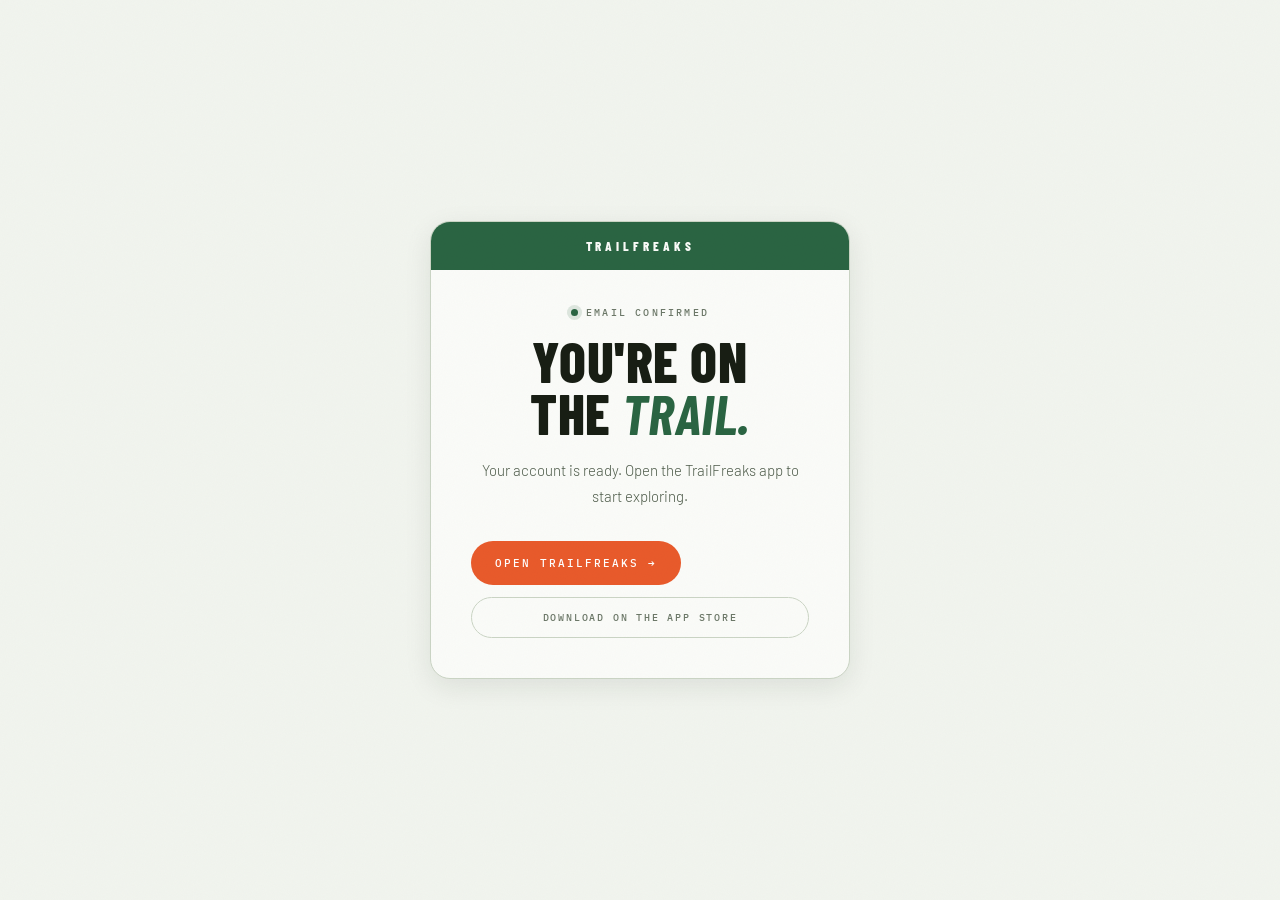
<file: auth/confirm/index.html>
<!DOCTYPE html>
<html lang="en">
<head>
  <meta charset="UTF-8">
  <meta name="viewport" content="width=device-width, initial-scale=1.0">
  <title>Email Confirmed — TrailFreaks</title>
  <link rel="preconnect" href="https://fonts.googleapis.com">
  <link rel="preconnect" href="https://fonts.gstatic.com" crossorigin>
  <link href="https://fonts.googleapis.com/css2?family=Barlow+Condensed:ital,wght@0,800;1,700&family=Barlow:wght@300;400&family=IBM+Plex+Mono:wght@500&display=swap" rel="stylesheet">
  <style>
    *, *::before, *::after { box-sizing: border-box; margin: 0; padding: 0; }
    body {
      min-height: 100vh;
      background: #F1F4EE;
      display: flex;
      align-items: center;
      justify-content: center;
      font-family: 'Barlow', -apple-system, 'Segoe UI', sans-serif;
      font-weight: 300;
      padding: 24px;
      color: #181E14;
      -webkit-font-smoothing: antialiased;
    }
    body::after {
      content: '';
      position: fixed;
      inset: 0;
      pointer-events: none;
      opacity: 0.028;
      mix-blend-mode: multiply;
      background-image: url("data:image/svg+xml;utf8,<svg xmlns='http://www.w3.org/2000/svg' width='220' height='220'><filter id='n'><feTurbulence type='fractalNoise' baseFrequency='0.9' numOctaves='2'/></filter><rect width='100%25' height='100%25' filter='url(%23n)'/></svg>");
    }
    .card {
      background: #FAFBF8;
      border: 1px solid #CAD4C4;
      border-radius: 20px;
      padding: 0 0 40px;
      max-width: 420px;
      width: 100%;
      text-align: center;
      box-shadow: 0 8px 28px rgba(24,30,20,0.09);
      overflow: hidden;
    }
    .card-header {
      background: #2A6442;
      padding: 16px 40px;
      margin-bottom: 36px;
    }
    .wordmark {
      font-family: 'Barlow Condensed', 'Oswald', Impact, sans-serif;
      font-weight: 800;
      font-size: 13px;
      letter-spacing: 0.3em;
      color: #FAFBF8;
      text-transform: uppercase;
    }
    .kicker {
      font-family: 'IBM Plex Mono', ui-monospace, 'Courier New', monospace;
      font-size: 10px;
      font-weight: 500;
      letter-spacing: 0.22em;
      color: #6C7868;
      text-transform: uppercase;
      margin-bottom: 16px;
      display: flex;
      align-items: center;
      justify-content: center;
      gap: 8px;
    }
    .kicker-dot {
      width: 7px;
      height: 7px;
      border-radius: 50%;
      background: #2A6442;
      box-shadow: 0 0 0 4px rgba(42,100,66,0.14);
      flex-shrink: 0;
      animation: pulse 2.6s ease-in-out infinite;
    }
    @keyframes pulse { 0%,100%{opacity:1} 50%{opacity:.4} }
    h1 {
      font-family: 'Barlow Condensed', 'Oswald', Impact, sans-serif;
      font-weight: 800;
      font-size: 56px;
      line-height: 0.92;
      letter-spacing: 0.01em;
      text-transform: uppercase;
      color: #181E14;
      margin-bottom: 20px;
      padding: 0 40px;
    }
    h1 em {
      font-style: italic;
      color: #2A6442;
      font-weight: 700;
    }
    p {
      font-size: 15px;
      font-weight: 300;
      color: #4C5A48;
      line-height: 1.7;
      margin-bottom: 32px;
      padding: 0 40px;
    }
    .btn-primary {
      display: block;
      margin: 0 40px 12px;
      background: #E85A2B;
      color: #fff;
      border: none;
      border-radius: 999px;
      font-family: 'IBM Plex Mono', ui-monospace, 'Courier New', monospace;
      font-size: 11px;
      font-weight: 500;
      letter-spacing: 0.18em;
      text-transform: uppercase;
      padding: 15px 24px;
      cursor: pointer;
      text-decoration: none;
      transition: background 0.22s, transform 0.22s;
    }
    .btn-primary:hover { background: #C94819; transform: translateY(-1px); }
    .btn-secondary {
      display: block;
      margin: 0 40px;
      color: #6C7868;
      text-decoration: none;
      font-family: 'IBM Plex Mono', ui-monospace, 'Courier New', monospace;
      font-size: 10px;
      font-weight: 500;
      letter-spacing: 0.18em;
      text-transform: uppercase;
      padding: 13px 24px;
      border: 1px solid #CAD4C4;
      border-radius: 999px;
      transition: border-color 0.22s, color 0.22s;
    }
    .btn-secondary:hover { border-color: #2A6442; color: #2A6442; }
  </style>
</head>
<body>
  <div class="card">
    <div class="card-header">
      <div class="wordmark">TrailFreaks</div>
    </div>
    <div class="kicker"><span class="kicker-dot"></span>Email confirmed</div>
    <h1>You're on<br>the <em>trail.</em></h1>
    <p>Your account is ready. Open the TrailFreaks app to start exploring.</p>
    <button class="btn-primary" onclick="openApp()">Open TrailFreaks →</button>
    <a class="btn-secondary" href="https://apps.apple.com/app/id6762764040">Download on the App Store</a>
  </div>
  <script>
    function openApp() {
      window.location = 'trailfreaks://auth-callback' + window.location.hash;
    }
    setTimeout(openApp, 400);
  </script>
</body>
</html>
</file>
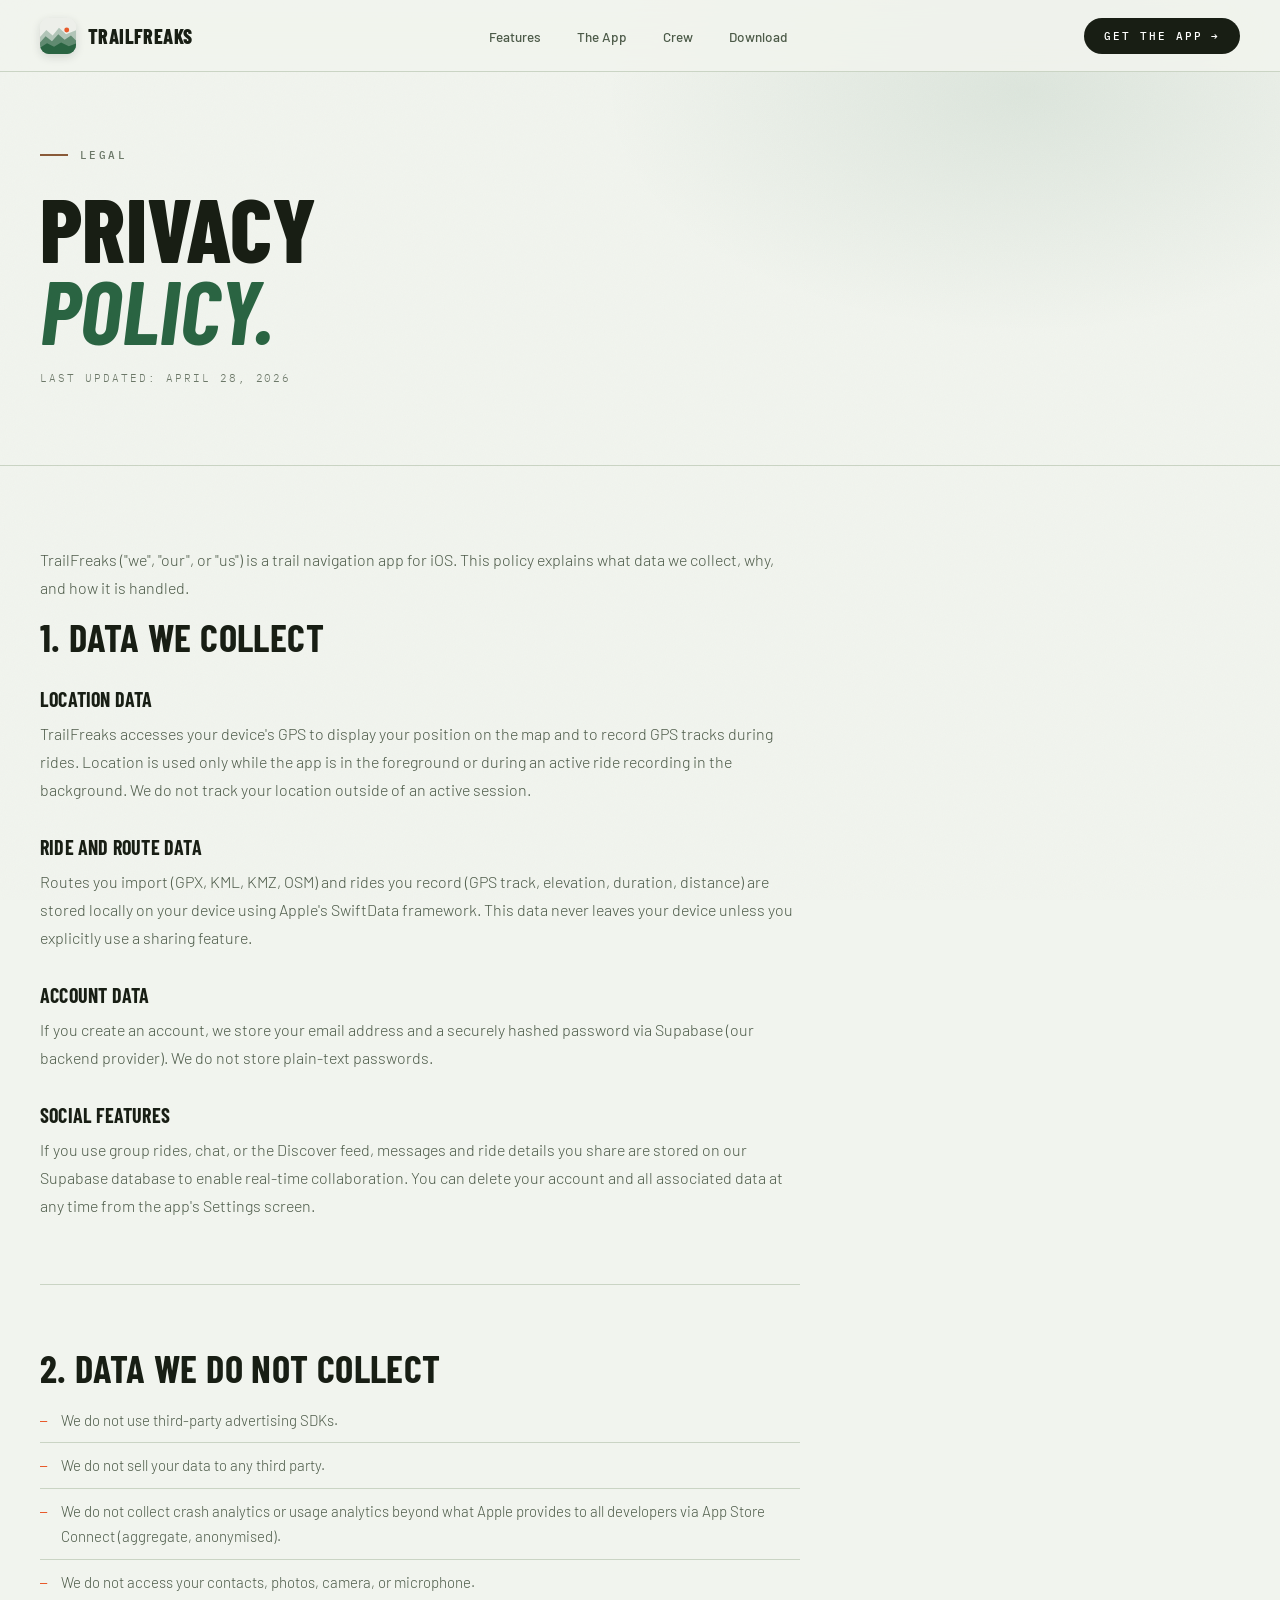
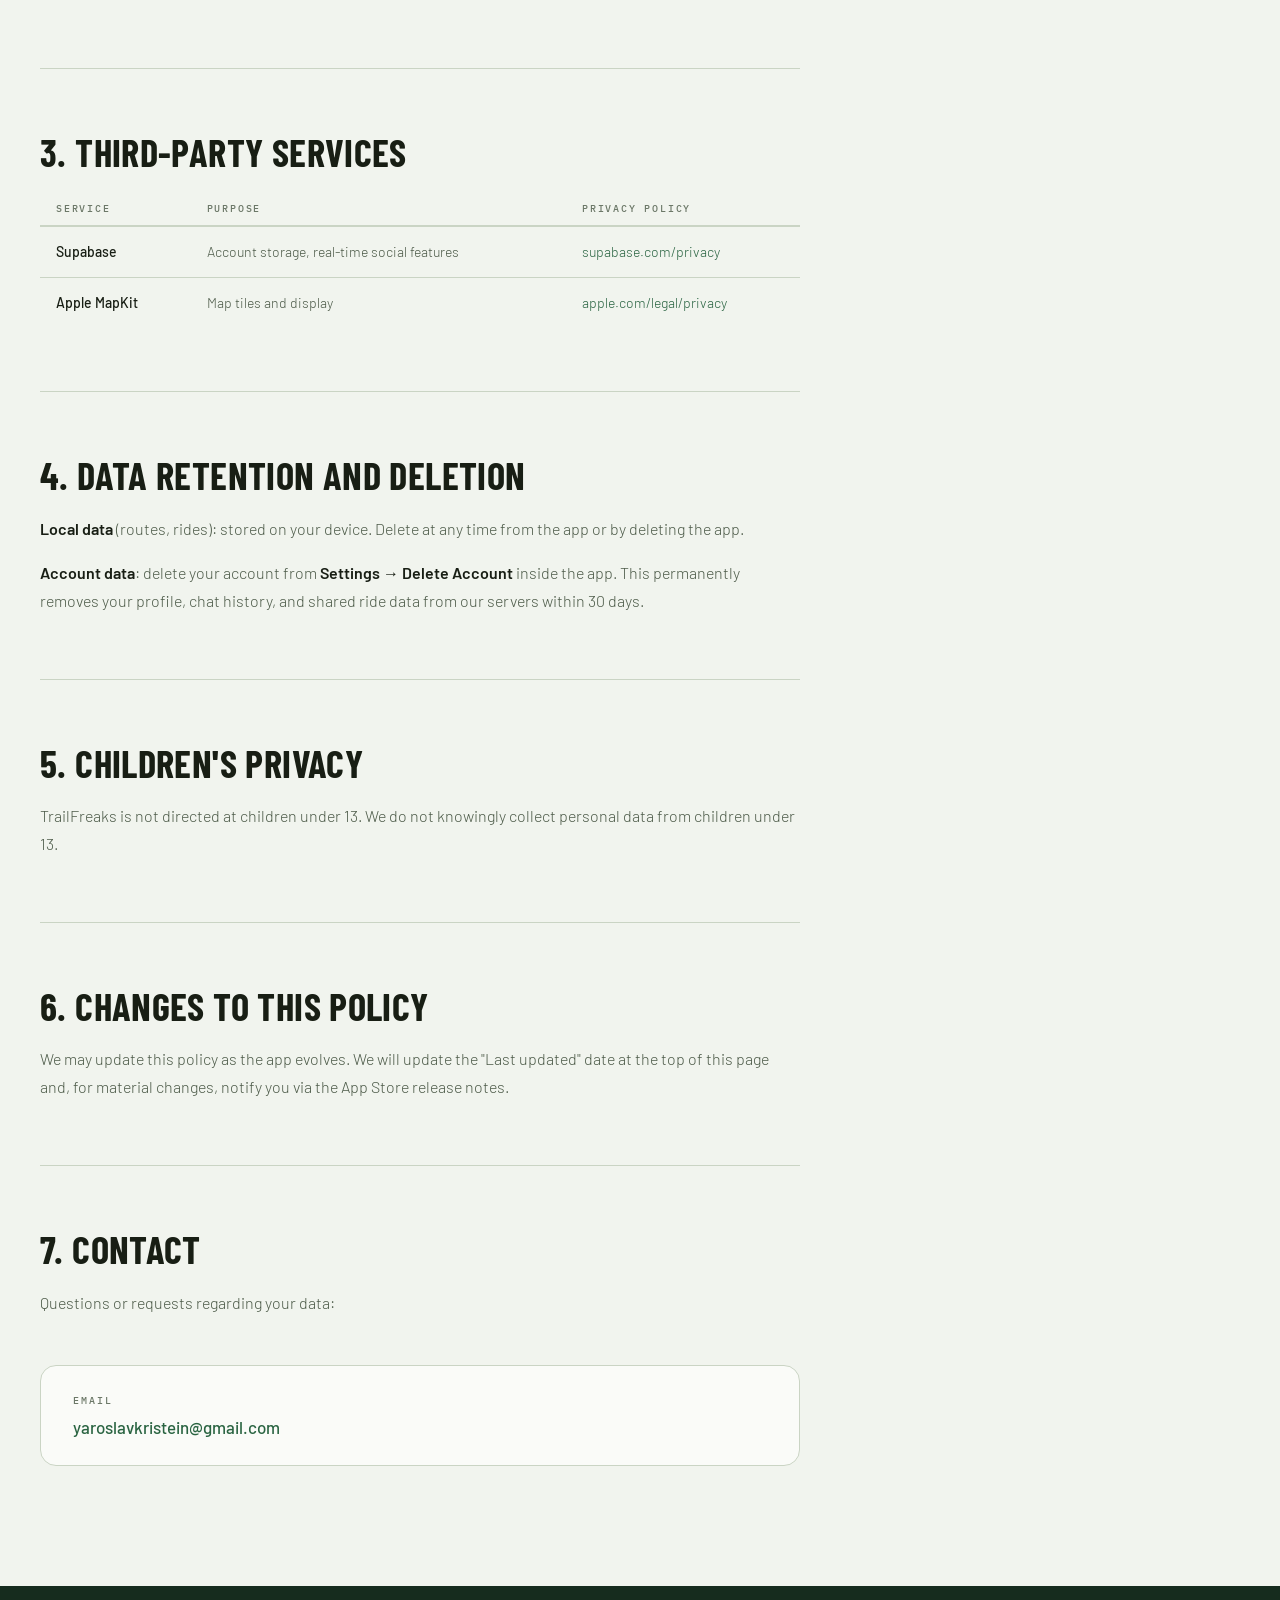
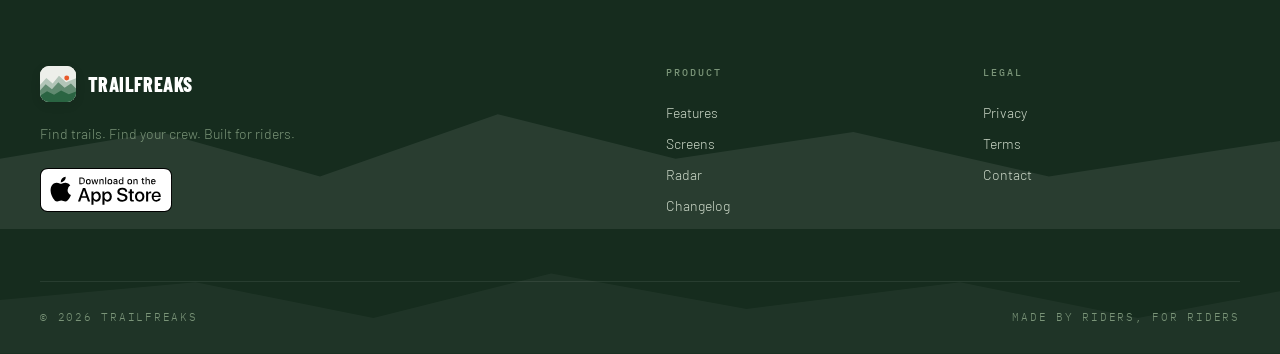
<file: privacy.html>
<!DOCTYPE html>
<html lang="en">
<head>
<meta charset="UTF-8">
<meta name="viewport" content="width=device-width, initial-scale=1.0">
<title>Privacy Policy — TrailFreaks</title>
<link rel="preconnect" href="https://fonts.googleapis.com">
<link rel="preconnect" href="https://fonts.gstatic.com" crossorigin>
<link href="https://fonts.googleapis.com/css2?family=Barlow+Condensed:wght@500;600;700;800;900&family=Barlow:wght@300;400;500;600&family=IBM+Plex+Mono:wght@400;500&display=swap" rel="stylesheet">
<link rel="stylesheet" href="styles/colors_and_type.css">
<link rel="icon" type="image/svg+xml" href="assets/logo-mark.svg">
<link rel="apple-touch-icon" href="assets/app-icon.png">
<style>
  *,*::before,*::after{box-sizing:border-box;margin:0;padding:0}
  html{scroll-behavior:smooth}
  body{
    font-family:var(--tf-font-body);font-weight:300;background:var(--tf-bg);color:var(--tf-text);
    overflow-x:hidden;-webkit-font-smoothing:antialiased;
  }
  ::selection{background:var(--tf-orange);color:#fff}
  img{display:block;max-width:100%}
  a{color:inherit}

  body::after{
    content:'';position:fixed;inset:0;pointer-events:none;z-index:1;opacity:0.028;mix-blend-mode:multiply;
    background-image:url("data:image/svg+xml;utf8,<svg xmlns='http://www.w3.org/2000/svg' width='220' height='220'><filter id='n'><feTurbulence type='fractalNoise' baseFrequency='0.9' numOctaves='2'/></filter><rect width='100%25' height='100%25' filter='url(%23n)'/></svg>");
  }

  .wrap{max-width:1280px;margin:0 auto;padding:0 40px}

  /* ═════ NAV ════════════════════════════════════════════ */
  nav{
    position:fixed;top:0;left:0;right:0;z-index:100;height:72px;
    display:flex;align-items:center;justify-content:space-between;
    padding:0 40px;transition:background .35s var(--tf-ease),box-shadow .35s,border-color .35s;
    border-bottom:1px solid transparent;
    background:rgba(241,244,238,0.86);backdrop-filter:blur(22px) saturate(1.4);
    border-bottom-color:var(--tf-border);
  }
  .brand{display:flex;align-items:center;gap:12px;text-decoration:none;color:var(--tf-text)}
  .brand-mark{
    width:36px;height:36px;border-radius:9px;overflow:hidden;
    display:flex;align-items:center;justify-content:center;
    box-shadow:0 3px 10px rgba(24,30,20,0.14);background:#EDEFEA;
  }
  .brand-mark img{width:100%;height:100%;object-fit:cover;display:block}
  .brand-word{font-family:var(--tf-font-display);font-weight:800;font-size:20px;letter-spacing:.02em;text-transform:uppercase}
  .nav-links{display:flex;gap:36px;list-style:none;align-items:center}
  .nav-links a{color:var(--tf-text-mid);text-decoration:none;font-size:13.5px;font-weight:500;transition:color .2s;position:relative}
  .nav-links a::after{content:'';position:absolute;left:0;right:100%;bottom:-4px;height:1.5px;background:var(--tf-green);transition:right .25s var(--tf-ease)}
  .nav-links a:hover{color:var(--tf-green)}
  .nav-links a:hover::after{right:0}
  .nav-cta{
    padding:11px 20px;background:var(--tf-text);color:#fff;border-radius:var(--tf-r-pill);
    font-family:var(--tf-font-mono);font-size:11px;font-weight:500;letter-spacing:.18em;
    text-transform:uppercase;text-decoration:none;transition:all .22s var(--tf-ease);
    display:inline-flex;align-items:center;gap:8px;
  }
  .nav-cta:hover{background:var(--tf-green);transform:translateY(-1px)}

  /* ═════ PAGE HEADER ════════════════════════════════════ */
  .page-header{
    padding:140px 0 80px;position:relative;overflow:hidden;
    background:
      radial-gradient(700px 400px at 80% 20%, rgba(42,100,66,0.10), transparent 60%),
      var(--tf-bg);
    border-bottom:1px solid var(--tf-border);
  }
  .page-header .kicker-row{display:inline-flex;align-items:center;gap:12px;margin-bottom:24px}
  .page-header .kicker-bar{width:28px;height:2px;background:var(--tf-earth)}
  .page-header .kicker{font-family:var(--tf-font-mono);font-size:11px;letter-spacing:.22em;text-transform:uppercase;color:var(--tf-text-muted);font-weight:500}
  .page-header h1{
    font-family:var(--tf-font-display);font-weight:800;
    font-size:clamp(52px, 7vw, 100px);line-height:.92;letter-spacing:.005em;
    text-transform:uppercase;margin-bottom:20px;
  }
  .page-header h1 em{color:var(--tf-green);font-style:italic;font-weight:700}
  .page-header .updated{
    font-family:var(--tf-font-mono);font-size:11px;letter-spacing:.18em;
    text-transform:uppercase;color:var(--tf-text-muted);
  }

  /* ═════ CONTENT ════════════════════════════════════════ */
  .policy-body{padding:80px 0 120px}
  .policy-inner{
    max-width:760px;
  }

  .policy-inner h2{
    font-family:var(--tf-font-display);font-weight:700;font-size:clamp(28px,3vw,40px);
    letter-spacing:.01em;text-transform:uppercase;line-height:1;
    color:var(--tf-text);margin:64px 0 20px;padding-top:64px;
    border-top:1px solid var(--tf-border);
  }
  .policy-inner h2:first-of-type{margin-top:0;padding-top:0;border-top:none}

  .policy-inner h3{
    font-family:var(--tf-font-display);font-weight:700;font-size:20px;
    letter-spacing:.01em;text-transform:uppercase;line-height:1.1;
    color:var(--tf-text);margin:32px 0 10px;
  }

  .policy-inner p{
    font-size:16px;line-height:1.75;color:var(--tf-text-mid);margin-bottom:16px;
  }

  .policy-inner ul{
    list-style:none;margin-bottom:16px;
  }
  .policy-inner ul li{
    display:flex;gap:14px;align-items:flex-start;
    font-size:15px;line-height:1.65;color:var(--tf-text-mid);
    padding:10px 0;border-top:1px solid var(--tf-border);
  }
  .policy-inner ul li:first-child{border-top:none;padding-top:0}
  .policy-inner ul li::before{
    content:'—';color:var(--tf-orange);font-family:var(--tf-font-mono);font-size:12px;
    flex-shrink:0;margin-top:3px;
  }

  /* Service table */
  .policy-table-wrap{overflow-x:auto;margin:20px 0 24px}
  .policy-table{
    width:100%;border-collapse:collapse;font-size:14px;
  }
  .policy-table th{
    font-family:var(--tf-font-mono);font-size:10px;letter-spacing:.18em;text-transform:uppercase;
    color:var(--tf-text-muted);font-weight:500;
    padding:10px 16px;text-align:left;border-bottom:2px solid var(--tf-border);
  }
  .policy-table td{
    padding:14px 16px;color:var(--tf-text-mid);line-height:1.55;
    border-bottom:1px solid var(--tf-border);
  }
  .policy-table td:first-child{font-weight:500;color:var(--tf-text)}
  .policy-table td a{color:var(--tf-green);text-decoration:none}
  .policy-table td a:hover{text-decoration:underline}
  .policy-table tr:last-child td{border-bottom:none}

  /* Strong key terms */
  .policy-inner strong{
    font-weight:600;color:var(--tf-text);
  }

  /* Contact callout */
  .contact-box{
    margin-top:48px;padding:28px 32px;
    background:var(--tf-card);border:1px solid var(--tf-border);border-radius:var(--tf-r-lg);
  }
  .contact-box .label{
    font-family:var(--tf-font-mono);font-size:10px;letter-spacing:.2em;text-transform:uppercase;
    color:var(--tf-text-muted);font-weight:500;margin-bottom:10px;
  }
  .contact-box a{color:var(--tf-green);text-decoration:none;font-size:17px;font-weight:500}
  .contact-box a:hover{text-decoration:underline}

  /* ═════ FOOTER ════════════════════════════════════════ */
  footer{background:var(--tf-forest);color:#B0C4AB;padding:80px 0 30px;position:relative;overflow:hidden}
  .foot-ridges{position:absolute;left:0;right:0;bottom:0;pointer-events:none;opacity:.08}
  .foot-ridges svg{width:100%;display:block}
  .foot-grid{position:relative;display:grid;grid-template-columns:2.2fr 1fr 1fr;gap:60px;margin-bottom:60px}
  .foot-brand .brand-word{color:#fff}
  .foot-brand .brand-mark{background:#EDEFEA}
  .foot-brand p{font-size:14px;line-height:1.7;color:#7A9478;margin-top:20px;max-width:340px}
  .foot-badge{margin-top:22px;display:inline-block}
  .foot-badge img{height:44px}
  .foot-col h4{font-family:var(--tf-font-mono);font-size:10px;letter-spacing:.2em;text-transform:uppercase;color:#7A9478;margin-bottom:18px;font-weight:500}
  .foot-col a{display:block;color:#CCD8C8;text-decoration:none;font-size:14px;padding:7px 0;transition:color .2s}
  .foot-col a:hover{color:var(--tf-orange-hot)}
  .foot-bottom{position:relative;border-top:1px solid rgba(255,255,255,.08);padding-top:28px;display:flex;justify-content:space-between;flex-wrap:wrap;gap:12px;font-family:var(--tf-font-mono);font-size:11px;letter-spacing:.16em;text-transform:uppercase;color:#7A9478}

  @media (max-width: 960px){
    .nav-links{display:none}
    .foot-grid{grid-template-columns:1fr 1fr;gap:40px}
    .page-header{padding:110px 0 60px}
    .policy-body{padding:60px 0 80px}
    .wrap{padding:0 24px}
  }
</style>
</head>
<body>

<!-- ═════ NAV ═════ -->
<nav>
  <a href="index.html" class="brand">
    <span class="brand-mark">
      <img src="assets/logo-mark.svg" alt="TrailFreaks logo">
    </span>
    <span class="brand-word">TrailFreaks</span>
  </a>
  <ul class="nav-links">
    <li><a href="index.html#features">Features</a></li>
    <li><a href="index.html#gallery">The App</a></li>
    <li><a href="index.html#crew">Crew</a></li>
    <li><a href="index.html#download">Download</a></li>
  </ul>
  <a href="index.html#download" class="nav-cta">Get the App <span>→</span></a>
</nav>

<!-- ═════ PAGE HEADER ═════ -->
<div class="page-header">
  <div class="wrap">
    <div class="kicker-row">
      <span class="kicker-bar"></span>
      <span class="kicker">Legal</span>
    </div>
    <h1>Privacy<br><em>Policy.</em></h1>
    <p class="updated">Last updated: April 28, 2026</p>
  </div>
</div>

<!-- ═════ POLICY CONTENT ═════ -->
<div class="policy-body">
  <div class="wrap">
    <div class="policy-inner">

      <p>TrailFreaks ("we", "our", or "us") is a trail navigation app for iOS. This policy explains what data we collect, why, and how it is handled.</p>

      <!-- 1 -->
      <h2>1. Data We Collect</h2>

      <h3>Location Data</h3>
      <p>TrailFreaks accesses your device's GPS to display your position on the map and to record GPS tracks during rides. Location is used only while the app is in the foreground or during an active ride recording in the background. We do not track your location outside of an active session.</p>

      <h3>Ride and Route Data</h3>
      <p>Routes you import (GPX, KML, KMZ, OSM) and rides you record (GPS track, elevation, duration, distance) are stored locally on your device using Apple's SwiftData framework. This data never leaves your device unless you explicitly use a sharing feature.</p>

      <h3>Account Data</h3>
      <p>If you create an account, we store your email address and a securely hashed password via Supabase (our backend provider). We do not store plain-text passwords.</p>

      <h3>Social Features</h3>
      <p>If you use group rides, chat, or the Discover feed, messages and ride details you share are stored on our Supabase database to enable real-time collaboration. You can delete your account and all associated data at any time from the app's Settings screen.</p>

      <!-- 2 -->
      <h2>2. Data We Do Not Collect</h2>

      <ul>
        <li>We do not use third-party advertising SDKs.</li>
        <li>We do not sell your data to any third party.</li>
        <li>We do not collect crash analytics or usage analytics beyond what Apple provides to all developers via App Store Connect (aggregate, anonymised).</li>
        <li>We do not access your contacts, photos, camera, or microphone.</li>
      </ul>

      <!-- 3 -->
      <h2>3. Third-Party Services</h2>

      <div class="policy-table-wrap">
        <table class="policy-table">
          <thead>
            <tr>
              <th>Service</th>
              <th>Purpose</th>
              <th>Privacy Policy</th>
            </tr>
          </thead>
          <tbody>
            <tr>
              <td>Supabase</td>
              <td>Account storage, real-time social features</td>
              <td><a href="https://supabase.com/privacy" target="_blank" rel="noopener">supabase.com/privacy</a></td>
            </tr>
            <tr>
              <td>Apple MapKit</td>
              <td>Map tiles and display</td>
              <td><a href="https://www.apple.com/legal/privacy/" target="_blank" rel="noopener">apple.com/legal/privacy</a></td>
            </tr>
          </tbody>
        </table>
      </div>

      <!-- 4 -->
      <h2>4. Data Retention and Deletion</h2>

      <p><strong>Local data</strong> (routes, rides): stored on your device. Delete at any time from the app or by deleting the app.</p>
      <p><strong>Account data</strong>: delete your account from <strong>Settings → Delete Account</strong> inside the app. This permanently removes your profile, chat history, and shared ride data from our servers within 30 days.</p>

      <!-- 5 -->
      <h2>5. Children's Privacy</h2>

      <p>TrailFreaks is not directed at children under 13. We do not knowingly collect personal data from children under 13.</p>

      <!-- 6 -->
      <h2>6. Changes to This Policy</h2>

      <p>We may update this policy as the app evolves. We will update the "Last updated" date at the top of this page and, for material changes, notify you via the App Store release notes.</p>

      <!-- 7 -->
      <h2>7. Contact</h2>

      <p>Questions or requests regarding your data:</p>
      <div class="contact-box">
        <div class="label">Email</div>
        <a href="mailto:yaroslavkristein@gmail.com">yaroslavkristein@gmail.com</a>
      </div>

    </div>
  </div>
</div>

<!-- ═════ FOOTER ═════ -->
<footer>
  <div class="foot-ridges">
    <svg viewBox="0 0 1440 200" preserveAspectRatio="none"><path d="M0,200 L0,120 L180,90 L360,140 L560,70 L760,120 L960,90 L1180,140 L1440,100 L1440,200 Z" fill="#fff"/></svg>
    <svg viewBox="0 0 1440 140" preserveAspectRatio="none" style="opacity:0.5"><path d="M0,140 L0,80 L220,60 L420,100 L620,50 L840,90 L1080,60 L1280,100 L1440,70 L1440,140 Z" fill="#fff"/></svg>
  </div>
  <div class="wrap">
    <div class="foot-grid">
      <div class="foot-brand">
        <a href="index.html" class="brand">
          <span class="brand-mark">
            <img src="assets/logo-mark.svg" alt="TrailFreaks logo">
          </span>
          <span class="brand-word">TrailFreaks</span>
        </a>
        <p>Find trails. Find your crew. Built for riders.</p>
        <a href="index.html#download" class="foot-badge"><img src="assets/app-store-white.svg" alt="App Store"></a>
      </div>
      <div class="foot-col">
        <h4>Product</h4>
        <a href="index.html#features">Features</a>
        <a href="index.html#gallery">Screens</a>
        <a href="index.html#crew">Radar</a>
        <a href="#">Changelog</a>
      </div>
      <div class="foot-col">
        <h4>Legal</h4>
        <a href="privacy.html">Privacy</a>
        <a href="#">Terms</a>
        <a href="mailto:yaroslavkristein@gmail.com">Contact</a>
      </div>
    </div>
    <div class="foot-bottom">
      <div>© 2026 TrailFreaks</div>
      <div>Made by riders, for riders</div>
    </div>
  </div>
</footer>

</body>
</html>
</file>
<file: styles/colors_and_type.css>
/* =========================================================
   TrailFreaks — Colors & Type
   =========================================================
   Source of truth for design tokens: derived from the iOS app
   screenshots (primary: orange + forest green on sage ground)
   and the marketing landing page (Barlow Condensed display
   treatment).

   ROLES
   - Orange is the PRIMARY accent (active states, values,
     tracks on maps, CTAs in the marketing site).
   - Forest green is the SECONDARY brand color (primary
     buttons in-app, trust/safe states, map overlays).
   - Earth/bark is tertiary — used sparingly on marketing.
   ========================================================= */

:root {
  /* ── CORE BRAND ─────────────────────────────────────── */
  /* Orange / Vermilion — primary accent from the iOS app  */
  --tf-orange:         #E85A2B;
  --tf-orange-hot:     #F26A38;
  --tf-orange-deep:    #C94819;
  --tf-orange-soft:    #F8C8B2;
  --tf-orange-pale:    #FCE7DA;
  --tf-orange-wash:    rgba(232,90,43,0.08);

  /* Forest Green — primary from marketing, secondary in-app */
  --tf-green:          #2A6442;
  --tf-green-mid:      #3A8056;
  --tf-green-light:    #5EA070;
  --tf-green-pale:     #9DC4AC;
  --tf-green-soft:     #C4DDD0;
  --tf-green-wash:     rgba(42,100,66,0.07);
  --tf-green-wash-2:   rgba(42,100,66,0.13);
  --tf-forest:         #162C1E;
  --tf-moss:           #3C5A34;

  /* Earth / Bark — tertiary accent (marketing decorative) */
  --tf-earth:          #8A5A38;
  --tf-earth-mid:      #A87248;
  --tf-earth-light:    #C89A72;
  --tf-earth-pale:     #E0C0A0;
  --tf-earth-soft:     #EED8C0;

  /* Sage / Stone — atmospheric neutrals */
  --tf-sage:           #587860;
  --tf-sage-light:     #82A08A;
  --tf-sage-pale:      #B0C8B8;
  --tf-stone:          #747870;
  --tf-stone-light:    #98A098;

  /* ── SURFACES ───────────────────────────────────────── */
  /* App uses a warmer, slightly greener ground than        */
  /* marketing. Both are exposed so you can pick.           */
  --tf-bg-app:         #E8EBE3;   /* iOS app base */
  --tf-bg-app-2:       #DEE3D9;   /* app card bg */
  --tf-bg:             #F1F4EE;   /* marketing base */
  --tf-bg-2:           #E6EBE1;
  --tf-bg-3:           #DAE1D4;
  --tf-card:           #FAFBF8;
  --tf-card-2:         #F0F3EC;
  --tf-input:          #DDE3D6;   /* filled input in-app */
  --tf-white:          #FFFFFF;

  /* ── TEXT ───────────────────────────────────────────── */
  --tf-text:           #181E14;   /* near-black, warm */
  --tf-text-dim:       #2E3828;
  --tf-text-mid:       #4C5A48;
  --tf-text-muted:     #6C7868;
  --tf-text-light:     #909E8C;
  --tf-text-inverse:   #FAFBF8;

  /* ── SEMANTIC — TRAIL DIFFICULTY ────────────────────── */
  /* Matches the app's difficulty pills.                   */
  --tf-diff-easy:      #2A6442;  /* green */
  --tf-diff-moderate:  #2E6EC2;  /* blue */
  --tf-diff-hard:      #C93A2C;  /* red */
  --tf-diff-extreme:   #1A1A1A;  /* black */
  --tf-diff-expert:    #5A2880;  /* purple (reserved) */

  /* ── SEMANTIC — STATE / SIGNAL ──────────────────────── */
  --tf-success:        #2A6442;
  --tf-warn:           #C07028;
  --tf-error:          #C93A2C;
  --tf-info:           #2E6EC2;
  --tf-live:           #E85A2B;   /* radar / recording */

  /* ── BORDERS ────────────────────────────────────────── */
  --tf-border:         #CAD4C4;
  --tf-border-mid:     #B6C2B0;
  --tf-border-hi:      #A0AE9A;
  --tf-border-input:   #C6CEBD;

  /* ── ELEVATION ──────────────────────────────────────── */
  --tf-shadow-xs:      0 1px 2px rgba(24,30,20,0.04);
  --tf-shadow-sm:      0 2px 10px rgba(24,30,20,0.06);
  --tf-shadow-md:      0 8px 28px rgba(24,30,20,0.09);
  --tf-shadow-lg:      0 24px 60px rgba(24,30,20,0.14);
  --tf-shadow-pop:     0 16px 40px rgba(232,90,43,0.22);

  /* ── RADII ──────────────────────────────────────────── */
  --tf-r-xs:   4px;
  --tf-r-sm:   8px;
  --tf-r-md:   12px;
  --tf-r-lg:   16px;
  --tf-r-xl:   20px;
  --tf-r-2xl:  28px;
  --tf-r-pill: 999px;

  /* ── SPACING (8-pt grid) ────────────────────────────── */
  --tf-s-0:  0;
  --tf-s-1:  4px;
  --tf-s-2:  8px;
  --tf-s-3:  12px;
  --tf-s-4:  16px;
  --tf-s-5:  20px;
  --tf-s-6:  24px;
  --tf-s-8:  32px;
  --tf-s-10: 40px;
  --tf-s-12: 48px;
  --tf-s-16: 64px;
  --tf-s-20: 80px;

  /* ── MOTION ─────────────────────────────────────────── */
  --tf-ease:           cubic-bezier(.2,.7,.2,1);
  --tf-ease-out:       cubic-bezier(.16,1,.3,1);
  --tf-dur-fast:       0.15s;
  --tf-dur:            0.25s;
  --tf-dur-slow:       0.45s;

  /* =========================================================
     TYPOGRAPHY
     Display / headline:  Barlow Condensed (700/800) — marketing
     Body / UI:           Barlow (300/400/500/600) — marketing
     App UI:              SF Pro / system-ui — matches native iOS
     Mono labels:         IBM Plex Mono — kickers, metadata
     ========================================================= */

  --tf-font-display:  'Barlow Condensed', 'Oswald', 'Impact', sans-serif;
  --tf-font-body:     'Barlow', -apple-system, 'Segoe UI', sans-serif;
  --tf-font-app:      -apple-system, BlinkMacSystemFont, 'SF Pro Display',
                      'SF Pro Text', 'Segoe UI', system-ui, sans-serif;
  --tf-font-mono:     'IBM Plex Mono', ui-monospace, 'Menlo', monospace;

  /* Type scale (marketing) */
  --tf-fs-xs:   10px;   /* mono kickers */
  --tf-fs-sm:   12px;
  --tf-fs-base: 15px;
  --tf-fs-md:   17px;
  --tf-fs-lg:   20px;
  --tf-fs-xl:   24px;
  --tf-fs-2xl:  32px;
  --tf-fs-3xl:  44px;
  --tf-fs-4xl:  60px;
  --tf-fs-5xl:  88px;
  --tf-fs-6xl:  110px;

  /* Line heights */
  --tf-lh-tight:  0.95;
  --tf-lh-snug:   1.2;
  --tf-lh-normal: 1.55;
  --tf-lh-loose:  1.75;

  /* Letter-spacing */
  --tf-ls-tight:   -0.02em;
  --tf-ls-normal:  0;
  --tf-ls-wide:    0.03em;
  --tf-ls-wider:   0.09em;
  --tf-ls-widest:  0.15em;   /* mono kicker caps */
}

/* =========================================================
   SEMANTIC TYPE CLASSES
   Attach to elements directly, e.g. <h1 class="tf-h1">
   ========================================================= */

.tf-display {
  font-family: var(--tf-font-display);
  font-weight: 800;
  font-size: clamp(60px, 8vw, var(--tf-fs-6xl));
  line-height: var(--tf-lh-tight);
  letter-spacing: 0.01em;
  text-transform: uppercase;
  color: var(--tf-text);
}

.tf-h1 {
  font-family: var(--tf-font-display);
  font-weight: 800;
  font-size: clamp(36px, 4.5vw, var(--tf-fs-4xl));
  line-height: var(--tf-lh-tight);
  letter-spacing: 0.01em;
  text-transform: uppercase;
  color: var(--tf-text);
}

.tf-h2 {
  font-family: var(--tf-font-display);
  font-weight: 700;
  font-size: var(--tf-fs-2xl);
  line-height: 1.05;
  letter-spacing: 0.01em;
  text-transform: uppercase;
  color: var(--tf-text);
}

.tf-h3 {
  font-family: var(--tf-font-display);
  font-weight: 700;
  font-size: var(--tf-fs-xl);
  line-height: 1.15;
  text-transform: uppercase;
  letter-spacing: -0.01em;
  color: var(--tf-text);
}

.tf-subhead {
  font-family: var(--tf-font-display);
  font-weight: 600;
  font-style: italic;
  font-size: clamp(18px, 2.5vw, var(--tf-fs-2xl));
  line-height: 1.05;
  color: var(--tf-text-mid);
  text-transform: uppercase;
}

.tf-p {
  font-family: var(--tf-font-body);
  font-weight: 300;
  font-size: var(--tf-fs-base);
  line-height: var(--tf-lh-loose);
  color: var(--tf-text-mid);
}

.tf-p-sm {
  font-family: var(--tf-font-body);
  font-weight: 300;
  font-size: 13px;
  line-height: 1.7;
  color: var(--tf-text-muted);
}

/* Monospace kicker / label — the brand's signature */
.tf-kicker {
  font-family: var(--tf-font-mono);
  font-size: var(--tf-fs-xs);
  font-weight: 500;
  letter-spacing: var(--tf-ls-widest);
  text-transform: uppercase;
  color: var(--tf-stone);
}

.tf-meta {
  font-family: var(--tf-font-mono);
  font-size: 9px;
  letter-spacing: var(--tf-ls-wider);
  text-transform: uppercase;
  color: var(--tf-text-light);
}

/* Numeric values — distance, ascent, descent */
.tf-stat {
  font-family: var(--tf-font-app);
  font-weight: 800;
  font-size: 28px;
  line-height: 1;
  letter-spacing: -0.02em;
  color: var(--tf-text);
}
.tf-stat-unit {
  font-family: var(--tf-font-app);
  font-weight: 500;
  font-size: 13px;
  color: var(--tf-text-muted);
  margin-left: 2px;
}

/* App UI text — use this inside mobile mockups */
.tf-app-title {
  font-family: var(--tf-font-app);
  font-weight: 700;
  font-size: 22px;
  letter-spacing: -0.02em;
  color: var(--tf-text);
}
.tf-app-h {
  font-family: var(--tf-font-app);
  font-weight: 700;
  font-size: 17px;
  color: var(--tf-text);
}
.tf-app-body {
  font-family: var(--tf-font-app);
  font-weight: 400;
  font-size: 15px;
  color: var(--tf-text-mid);
}

/* =========================================================
   UTILITY
   ========================================================= */
.tf-mono        { font-family: var(--tf-font-mono); }
.tf-display-f   { font-family: var(--tf-font-display); }
.tf-body-f      { font-family: var(--tf-font-body); }
.tf-app-f       { font-family: var(--tf-font-app); }

.tf-text        { color: var(--tf-text); }
.tf-text-mid    { color: var(--tf-text-mid); }
.tf-text-muted  { color: var(--tf-text-muted); }
.tf-text-light  { color: var(--tf-text-light); }

.tf-bg-app      { background: var(--tf-bg-app); }
.tf-bg          { background: var(--tf-bg); }
.tf-bg-card     { background: var(--tf-card); }
</file>
